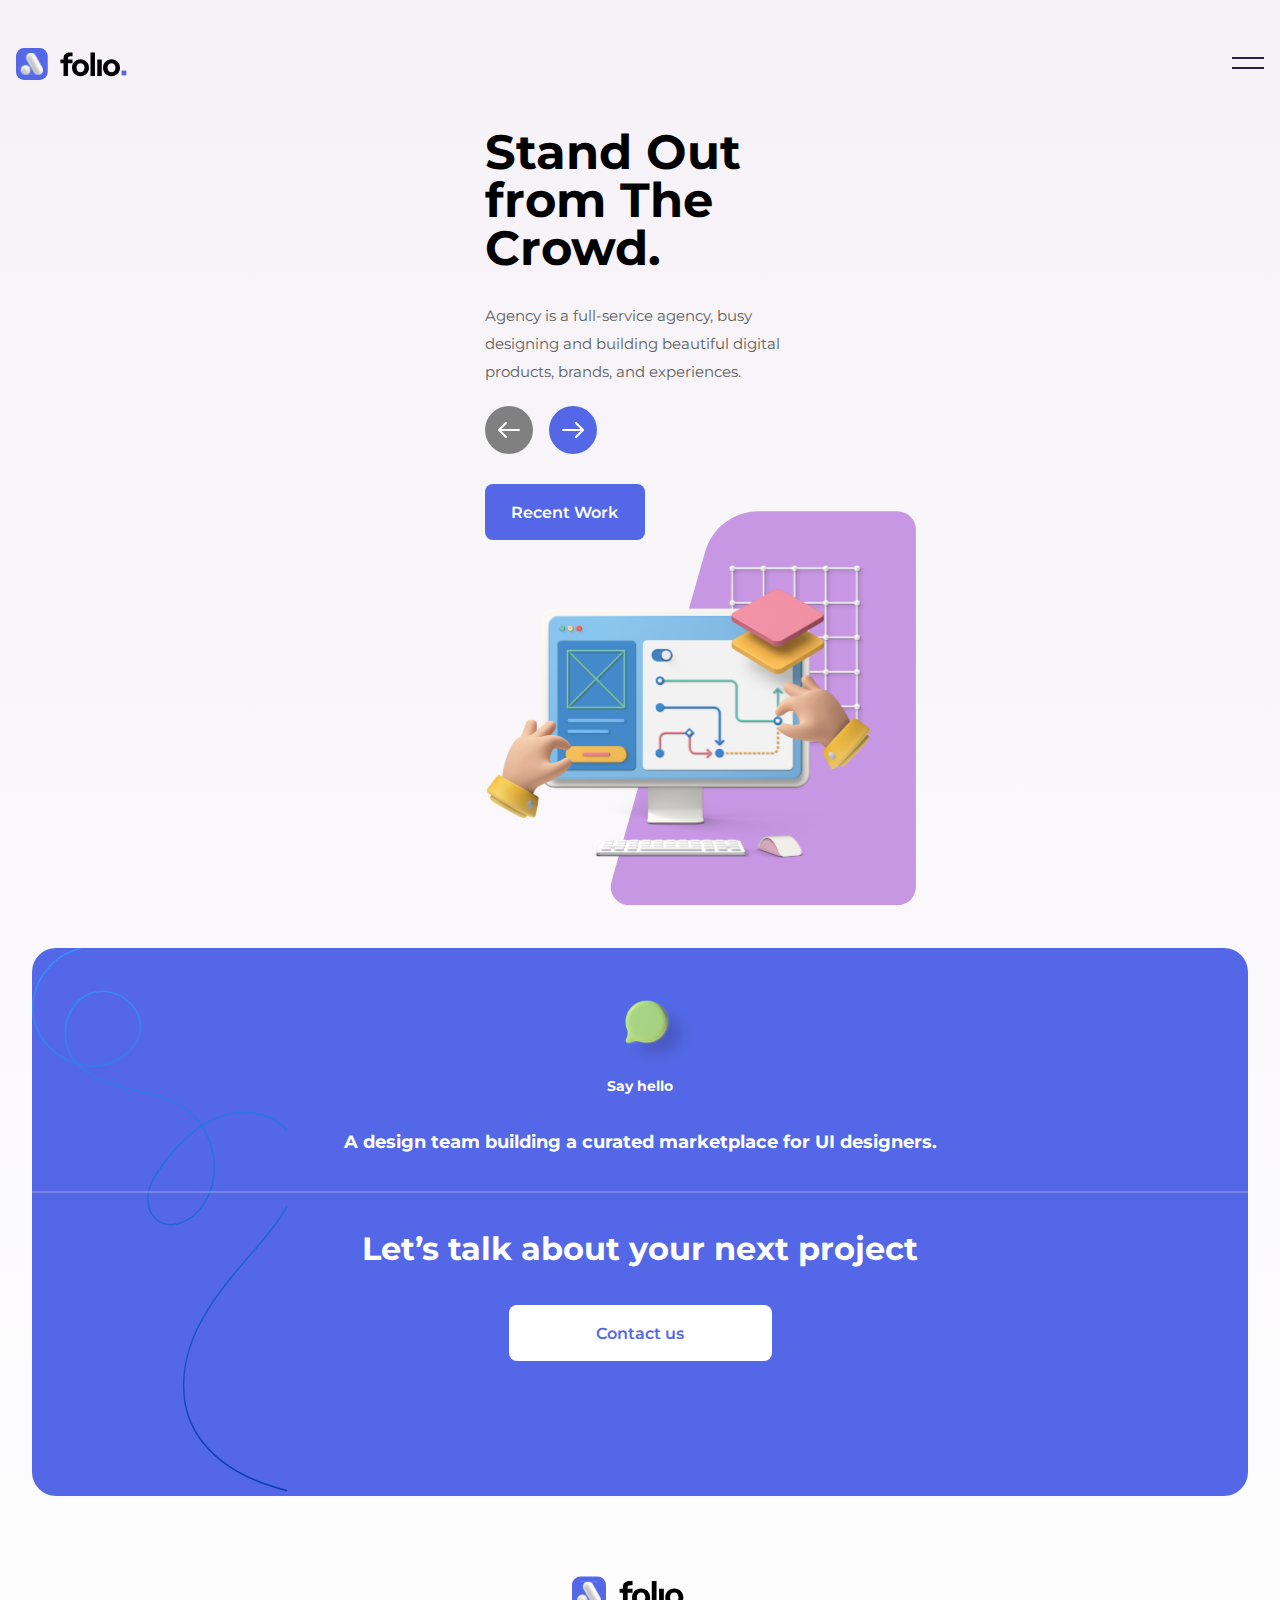
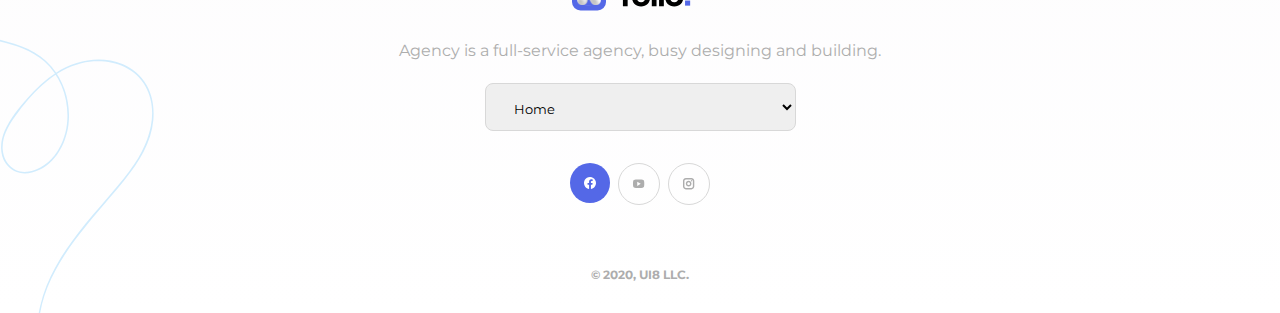
<file: index.html>
<!DOCTYPE html>
<html lang="pt">
<head>
    <meta charset="UTF-8">
    <meta http-equiv="X-UA-Compatible" content="IE=edge">
    <meta name="viewport" content="width=device-width, initial-scale=1.0">

<!-- Fonte -->
    <link rel="preconnect" href="https://fonts.googleapis.com">
    <link rel="preconnect" href="https://fonts.gstatic.com" crossorigin>
    <link href="https://fonts.googleapis.com/css2?family=Montserrat&display=swap" rel="stylesheet">

<!-- Linkando style.css e reset.css -->
    <link rel="stylesheet" href="styles/style.css">
    <link rel="stylesheet" href="/styles/abstract/reset.css">

    <title>Folio Agency - Home</title>
</head>
<body>
    <header class="cabecalho">
        <img src="./assets/logo-marca.svg" alt="Logo-marca" class="cabecalho-logo">
        <button class="cabecalho-navbar"><img src="./assets/icone-navbar.svg" alt="Navbar"></button>
        <nav class="menu-lateral">
            <div class="cabecalho_menu-lateral">
                <img class="logo_menu-lateral" src="/assets/logo_menu-lateral.svg" alt="Logo marca">
                <button class="exit_menu-lateral"><img src="/assets/exit-menu_lateral.svg" alt= 'Menu lateral'></button>
            </div>
            <div class="links_menu-lateral">
                <a href="/styles/pages/screen_work/page_work.html" >Work</a>
                <a href="/styles/pages/screen_who-we-are/page.html">About</a>
                <a href="/styles/pages/screen_service/page.html">Services</a>
                <a href="/styles/pages/screen_case-study/screen_jobs/page-jobs.html">Jobs</a>
            </div>
            <div class="redes-sociais_menu-lateral">
                <a class="facebook" href="https://pt-br.facebook.com/"><img src="/assets/logo-facebook.svg" alt="Facebook"></a>
                <a class="youtube" href="https://www.youtube.com/"><img src="/assets/logo-youtube.svg" alt="Youtube"></a>
                <a class="instagram" href="https://www.instagram.com/"><img src="/assets/logo-instagram.svg" alt="Instagram"></a>
            </div>
        </nav>
    </header>
    <section class="home-container">
        <div class="texto-descricao">
            <h1>Stand Out<br> from The <br>Crowd.</h1>
            <p>Agency is a full-service agency, busy<br> designing and building beautiful digital<br> products, brands, and experiences.</p>
            <div class="design-container_buttons">
                <a class="button-left">
                    <img src="/assets/arrow-left.svg" alt="Seta para direita">
                </a>
                <a href="/styles/pages/screen_who-we-are/page.html" class="button-right">
                    <img src="/assets/arrow-right.svg" alt="Seta para esquerda">
                </a>
            </div>
            <button class="button-screen_hero">Recent Work</button>
        </div>
        <div class="img-container1">
            <img class="img-home_container" src="assets/image-container1.svg" alt="Imagem">
        </div>
    </section>
    <footer class="rodape">
        <div class="contact-us">
            <img src="/assets/img-rodape.svg" alt="Imagem">
            <h4>Say hello</h4>
            <h3>A design team building a curated marketplace for UI designers.</h3>
            <div class="linha-footer"></div>
            <h2>Let’s talk about your next project</h2>
            <button>Contact us</button>
        </div>
        <div class="navegacao-footer">
            <img src="/assets/logo-marca.svg" alt="Logo marca">
            <p>Agency is a full-service agency, busy designing and building.</p>
            <select name="Navegação" class="navegacao">
                <option value="">Home</option>
                <option value="">About</option>
                <option value="">Services</option>
                <option value="">Jobs</option>
            </select>
            <div class="redes-sociais_footer">
                <a class="facebook" href="https://pt-br.facebook.com/"><img src="/assets/logo-facebook.svg" alt="Facebook"></a>
                <a class="youtube" href="https://www.youtube.com/"><img src="/assets/logo-youtube.svg" alt="Youtube"></a>
                <a class="instagram" href="https://www.instagram.com/"><img src="/assets/logo-instagram.svg" alt="Instagram"></a>
            </div>
            <h4>© 2020, UI8 LLC.</h4>
        </div>
    </footer>
    <script src="/index.js"></script>
</body>
</html>
</file>
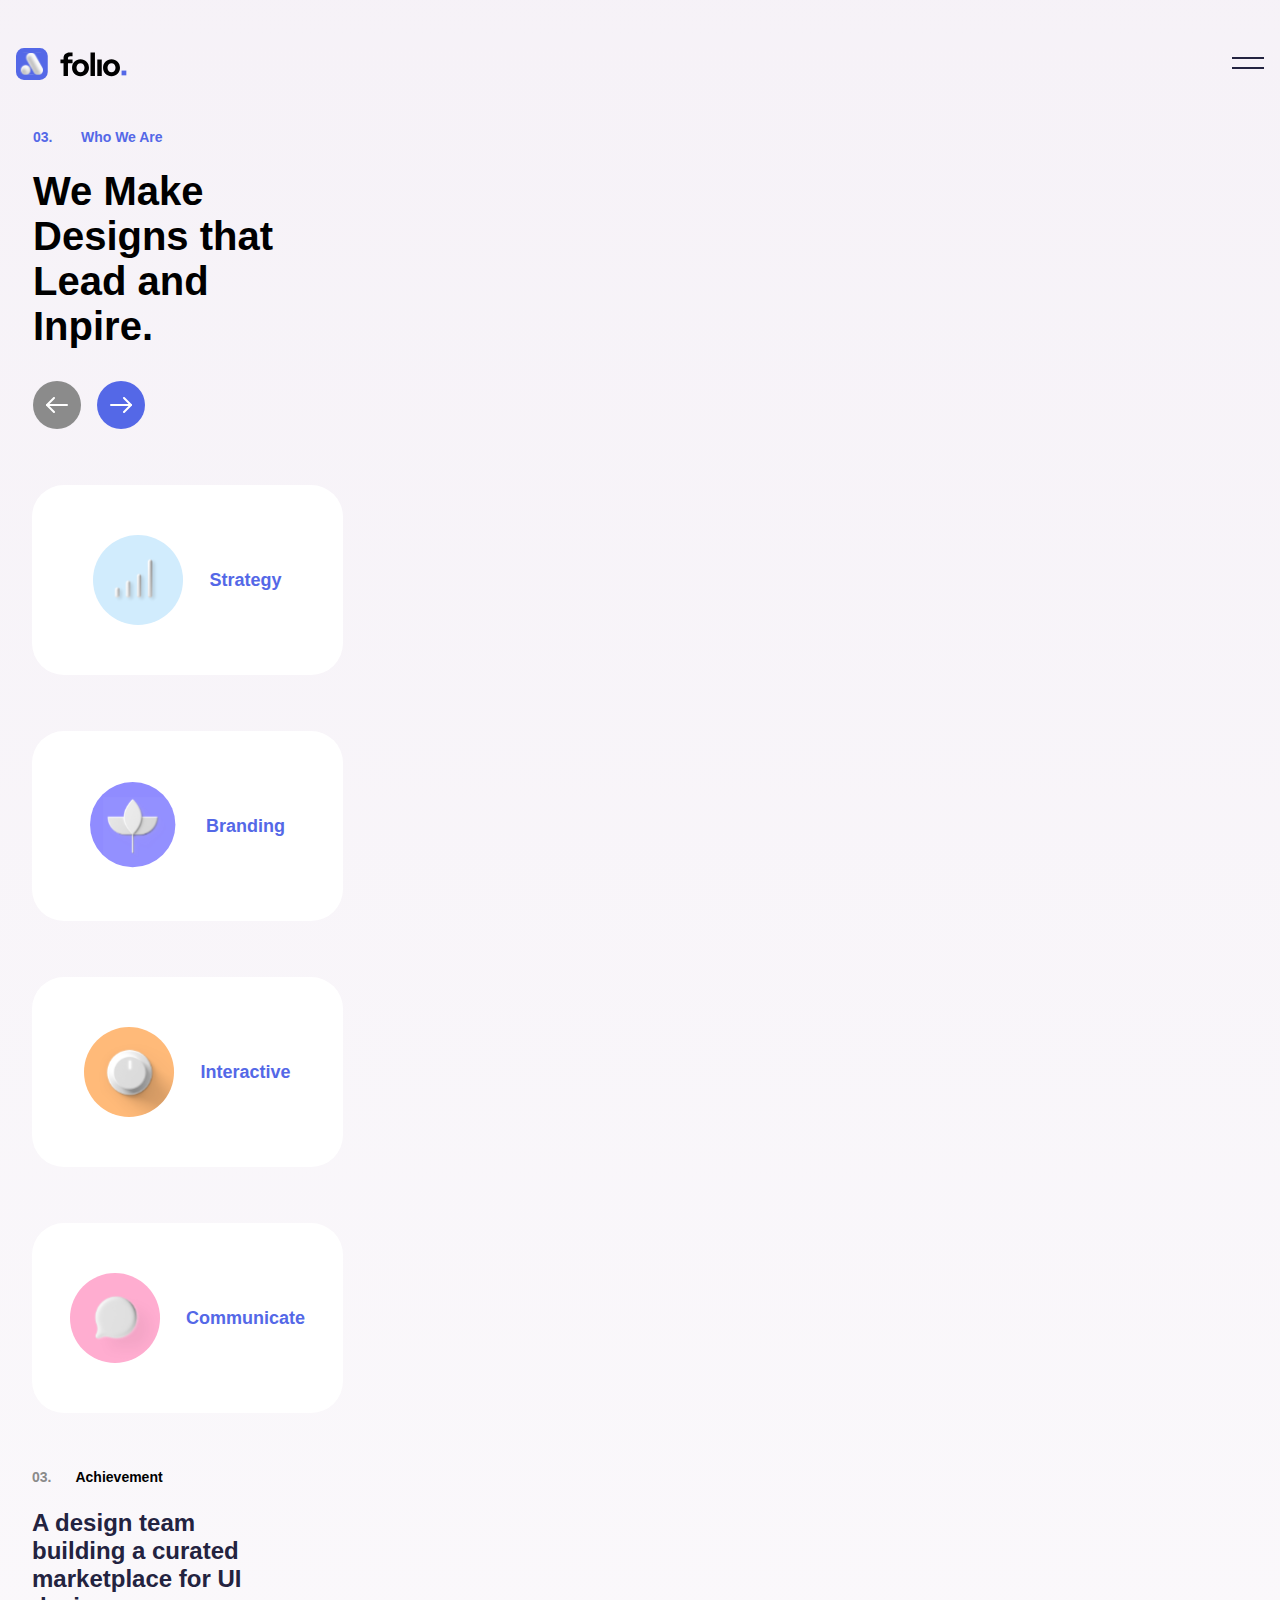
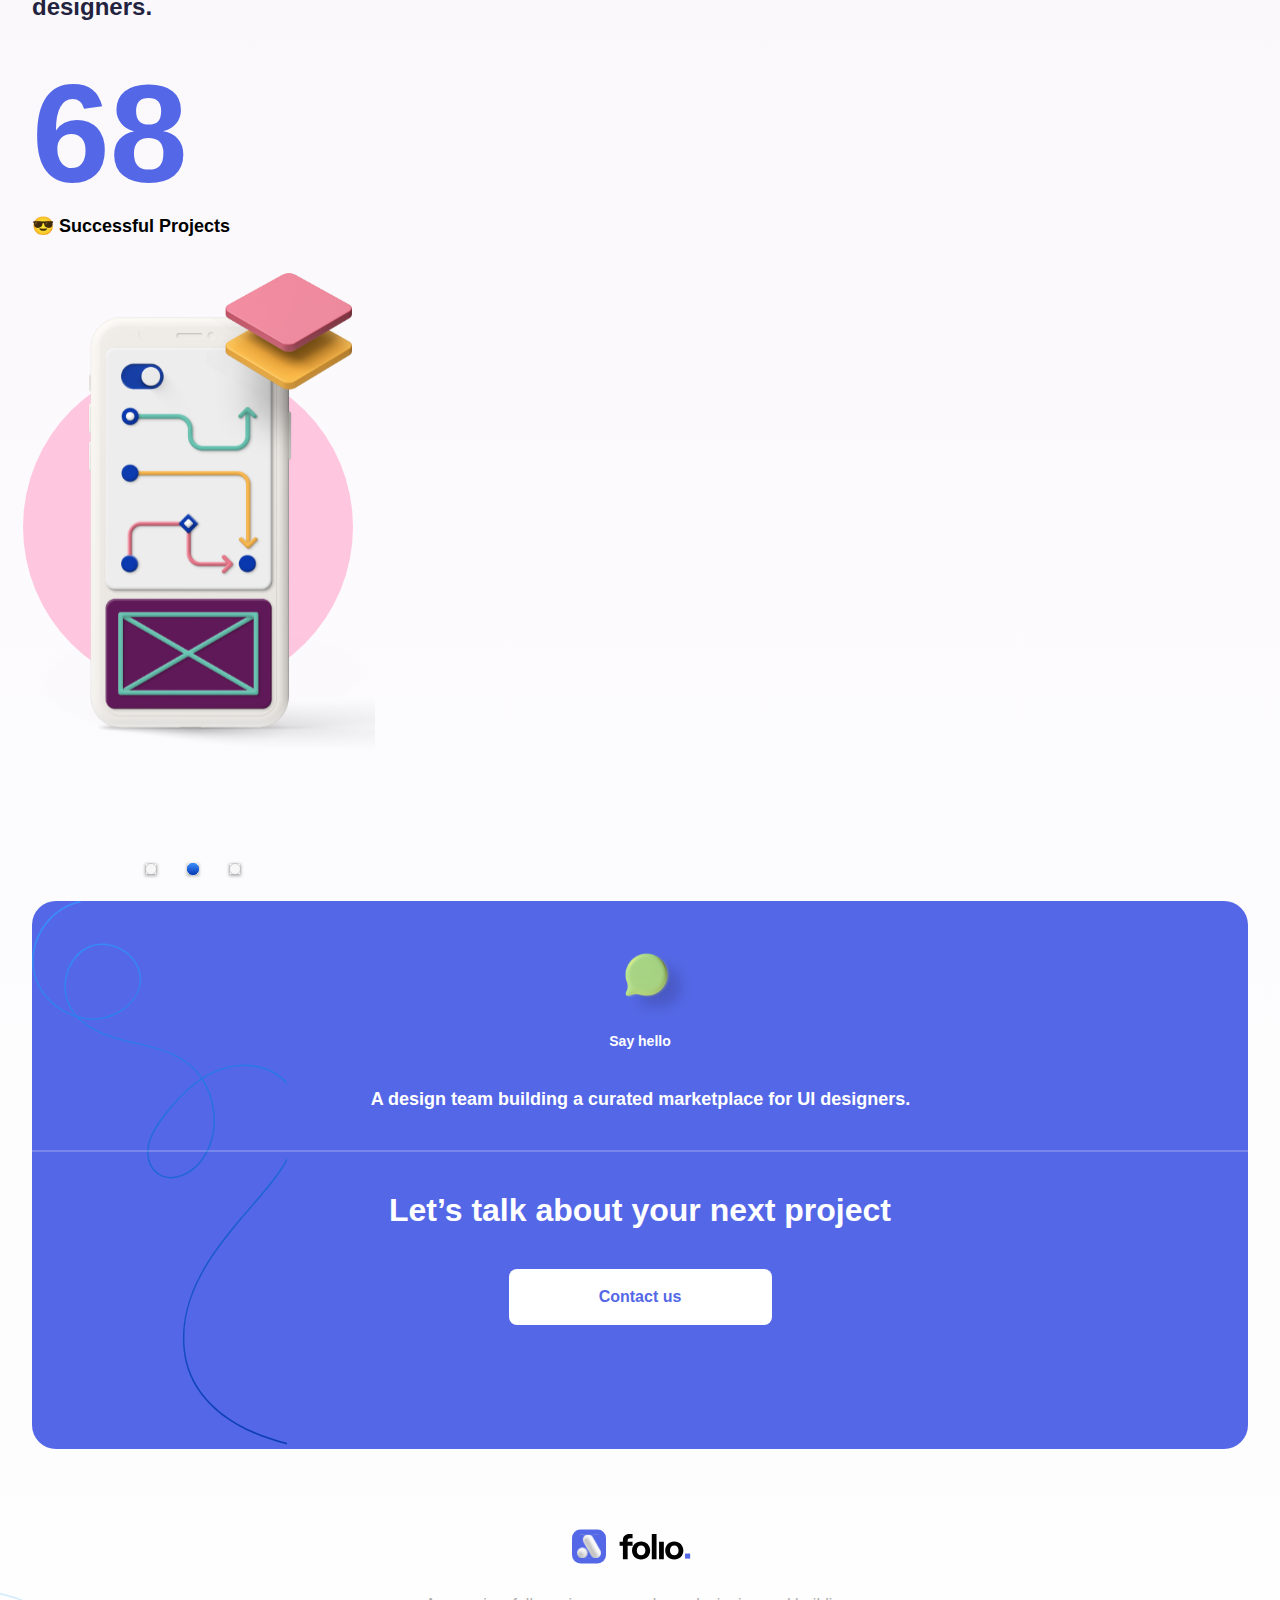
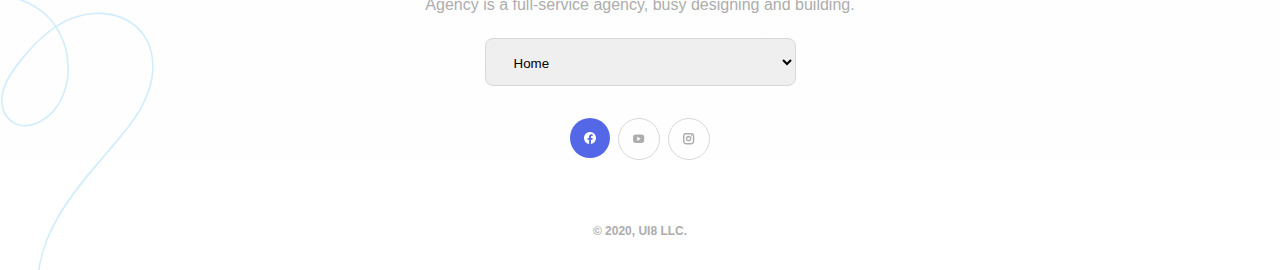
<file: styles/pages/screen_service/page.html>
<!DOCTYPE html>
<html lang="en">
<head>
    <meta charset="UTF-8">
    <meta http-equiv="X-UA-Compatible" content="IE=edge">
    <meta name="viewport" content="width=device-width, initial-scale=1.0">
    <title>Folio Agency - Services</title>

    <link rel="stylesheet" href="/styles/style.css">
</head>
<body>
    <header class="cabecalho_service">
        <img src="../../../assets/logo-marca.svg" alt="Logo-marca" class="cabecalho-logo">
        <button class="cabecalho-navbar"><img src="../../../assets/icone-navbar.svg" alt="Navbar"></button>
        <nav class="menu-lateral">
            <div class="cabecalho_menu-lateral">
                <img class="logo_menu-lateral" src="/assets/logo_menu-lateral.svg" alt="Logo marca">
                <button class="exit_menu-lateral"><img src="/assets/exit-menu_lateral.svg" alt= 'Menu lateral'></button>
            </div>
            <div class="links_menu-lateral">
                <a href="/styles/pages/screen_work/page_work.html" >Work</a>
                <a href="/styles/pages/screen_who-we-are/page.html">About</a>
                <a href="/styles/pages/screen_service/page.html">Services</a>
                <a href="/styles/pages/screen_case-study/screen_jobs/page-jobs.html">Jobs</a>
            </div>
            <div class="redes-sociais_menu-lateral">
                <a class="facebook" href="https://pt-br.facebook.com/"><img src="/assets/logo-facebook.svg" alt="Facebook"></a>
                <a class="youtube" href="https://www.youtube.com/"><img src="/assets/logo-youtube.svg" alt="Youtube"></a>
                <a class="instagram" href="https://www.instagram.com/"><img src="/assets/logo-instagram.svg" alt="Instagram"></a>
            </div>
        </nav>
    </header>
    <section class="design-container_service">
        <div class="design-container_conteudo">
            <h5 class="design-container_numeracao_service">03.</h4>
            <h4 class="design-container_semi-titulo_service">Who We Are</h4>
            <h1 class="design-container_titulo">We Make<br> Designs that<br> Lead and <br>Inpire.</h1>
            <div class="design-container_buttons">
                <a href="/index.html" class="design-container_navigator1"><img src="/assets/arrow-left.svg" alt="Seta para direita"></a>
                <a href="/styles/pages/screen_case-study/screen_jobs/page-jobs.html" class="design-container_navigator2"><img src="/assets/arrow-right.svg" alt="Seta para esquerda"></a>
            </div>
        </div>
        <div class="cards">
            <div class="card_style">
                <img src="/assets/icon-strategy.svg" alt="Icone Strategy">
                <h1>Strategy</h1>
            </div>
            <div class="card_style">
                <img src="/assets/icon-branding.svg" alt="Icone Branding">
                <h1>Branding</h1>
            </div>
            <div class="card_style">
                <img src="/assets/icon-interactive.svg" alt="Icone Interactive">
                <h1>Interactive</h1>
            </div>
            <div class="card_style">
                <img src="/assets/icon-communicate.svg" alt="Icone Communicate">
                <h1>Communicate</h1>
            </div>
        </div>
    </section>
    <section class="achievement-container">
        <div class="achievement-container_conteudo">
            <div class="semi-titulo">
                <h4 class="num_semi-titulo">03.</h4>
                <h4>Achievement</h4>
            </div>
            <h1 class="titulo">A design team<br>building a curated<br> marketplace for UI<br> designers.</h1>
            <h1 class="numeracao">68</h1>
            <h2 class="mensagem">😎 Successful Projects</h2>
        </div>
        <div class="slide">
            <img src="/assets/img-achievement.svg" alt="Imagem">
            <div class="radios">
                <input type="radio" name="theradio" disabled>
                <input type="radio" name="theradio" checked>
                <input type="radio" name="theradio" disabled>
            </div>
        </div>
    </section>
    <footer class="rodape">
        <div class="contact-us">
            <img src="/assets/img-rodape.svg" alt="Imagem">
            <h4>Say hello</h4>
            <h3>A design team building a curated marketplace for UI designers.</h3>
            <div class="linha-footer"></div>
            <h2>Let’s talk about your next project</h2>
            <button>Contact us</button>
        </div>
        <div class="navegacao-footer">
            <img src="/assets/logo-marca.svg" alt="Logo marca">
            <p>Agency is a full-service agency, busy designing and building.</p>
            <select name="Navegação" class="navegacao">
                <option value="">Home</option>
                <option value="">About</option>
                <option value="">Services</option>
                <option value="">Jobs</option>
            </select>
            <div class="redes-sociais_footer">
                <a class="facebook" href="https://pt-br.facebook.com/"><img src="/assets/logo-facebook.svg" alt="Facebook"></a>
                <a class="youtube" href="https://www.youtube.com/"><img src="/assets/logo-youtube.svg" alt="Youtube"></a>
                <a class="instagram" href="https://www.instagram.com/"><img src="/assets/logo-instagram.svg" alt="Instagram"></a>
            </div>
            <h4>© 2020, UI8 LLC.</h4>
        </div>
    </footer>
    <script src="../../../index.js"></script>
</body>
</html>
</file>
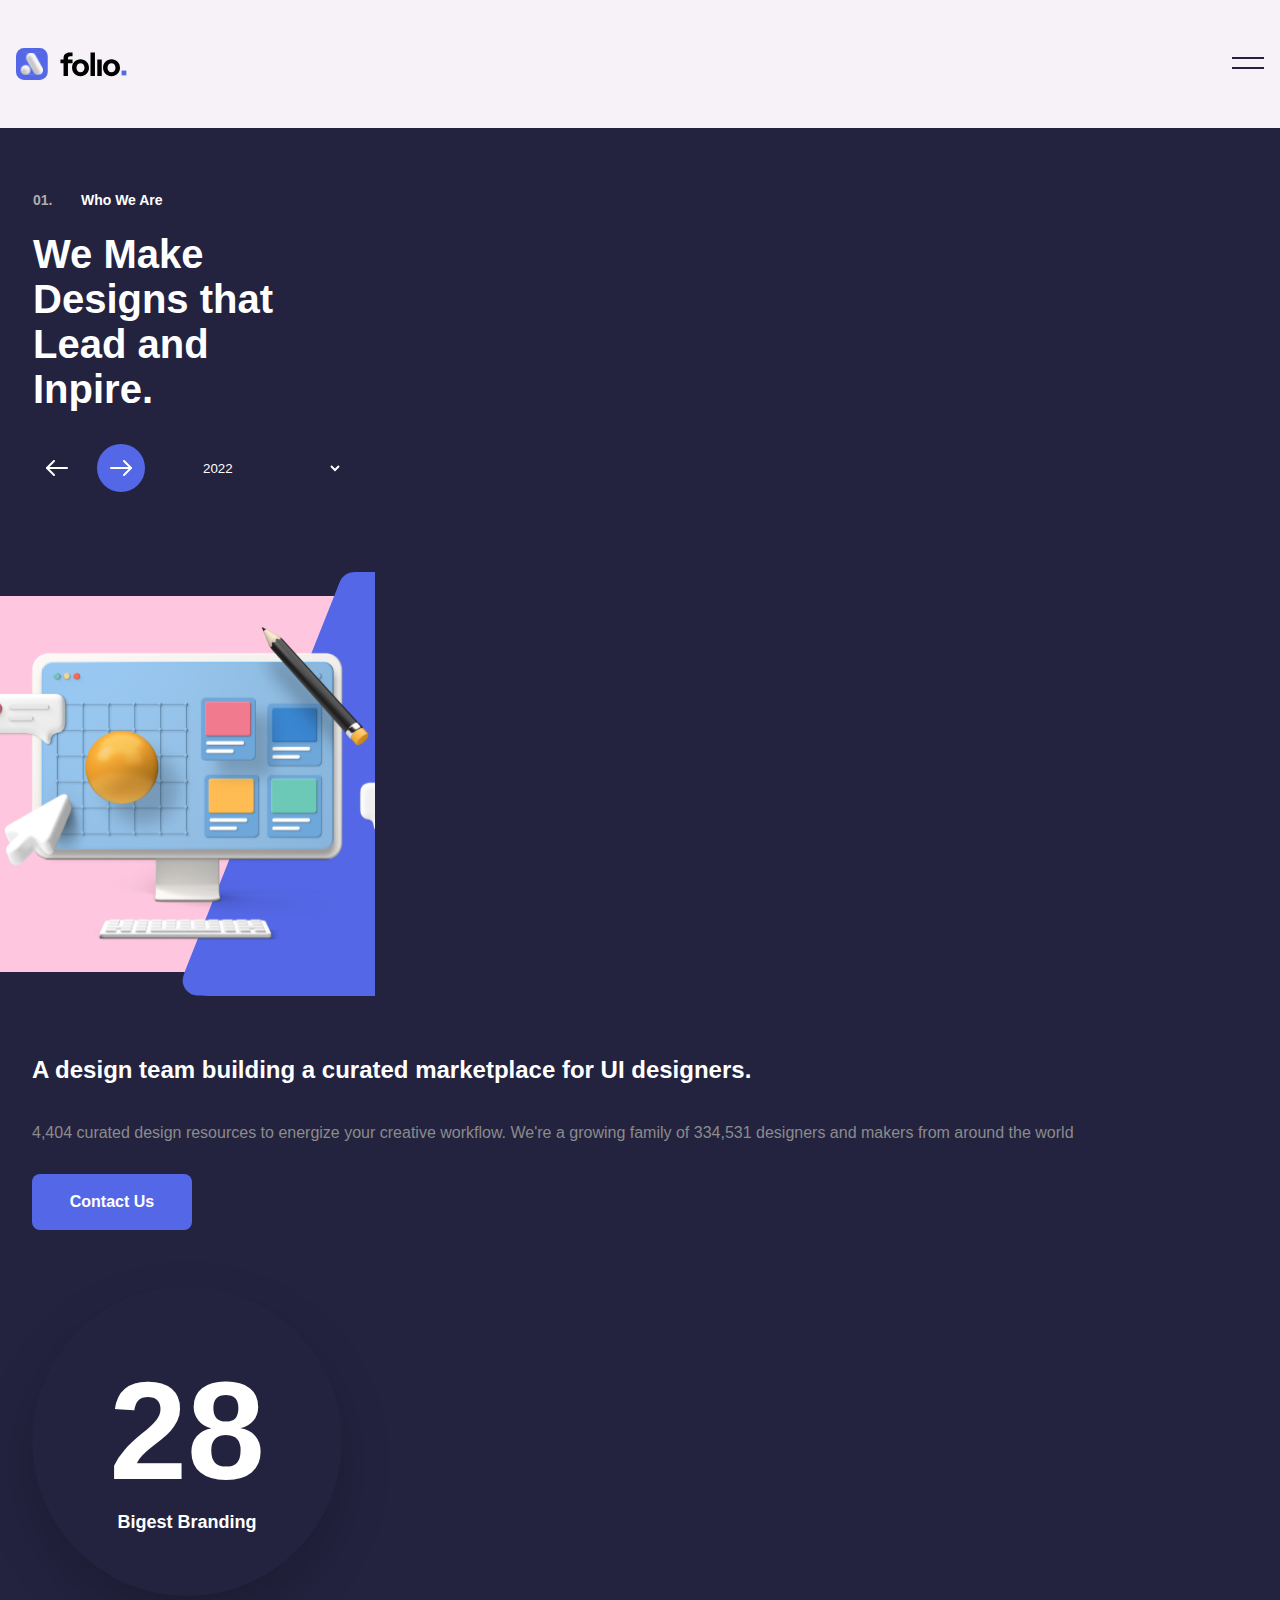
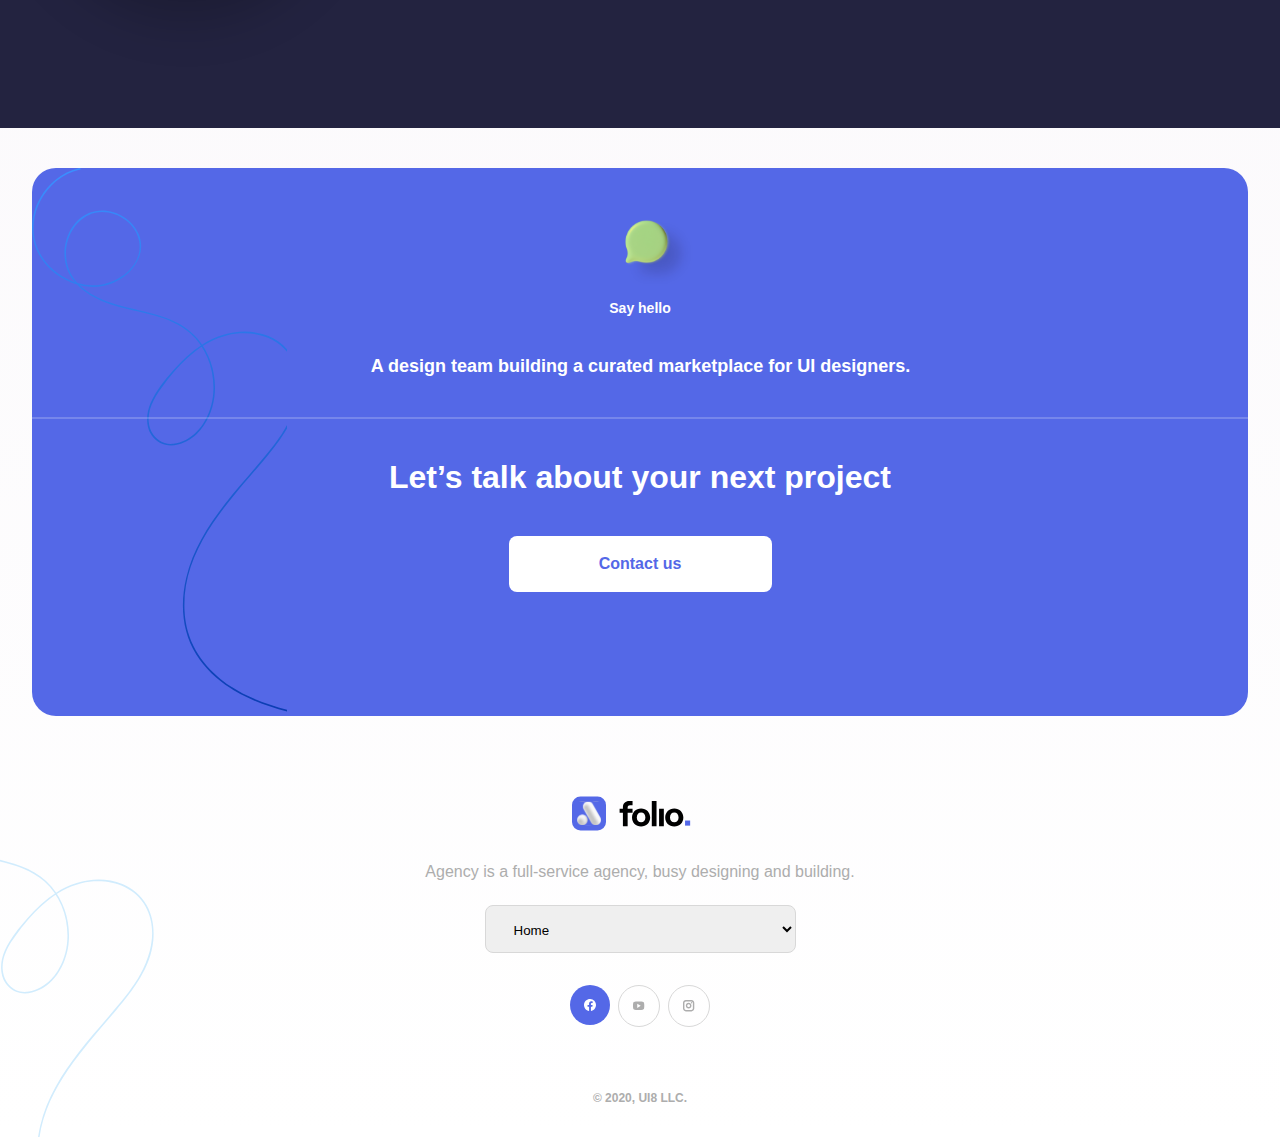
<file: styles/pages/screen_who-we-are/page.html>
<!DOCTYPE html>
<html lang="en">
<head>
    <meta charset="UTF-8">
    <meta http-equiv="X-UA-Compatible" content="IE=edge">
    <meta name="viewport" content="width=device-width, initial-scale=1.0">
    <title>Folio Agency - Whe Wo Are</title>

    <link rel="stylesheet" href="/styles/style.css">
</head>
<body>
    <header class="cabecalho">
        <img src="../../../assets/logo-marca.svg" alt="Logo-marca" class="cabecalho-logo">
        <button class="cabecalho-navbar"><img src="../../../assets/icone-navbar.svg" alt="Navbar"></button>
        <nav class="menu-lateral">
            <div class="cabecalho_menu-lateral">
                <img class="logo_menu-lateral" src="/assets/logo_menu-lateral.svg" alt="Logo marca">
                <button class="exit_menu-lateral"><img src="/assets/exit-menu_lateral.svg" alt= 'Menu lateral'></button>
            </div>
            <div class="links_menu-lateral">
                <a href="/styles/pages/screen_work/page_work.html" >Work</a>
                <a href="/styles/pages/screen_who-we-are/page.html">About</a>
                <a href="/styles/pages/screen_service/page.html">Services</a>
                <a href="/styles/pages/screen_case-study/screen_jobs/page-jobs.html">Jobs</a>
            </div>
            <div class="redes-sociais_menu-lateral">
                <a class="facebook" href="https://pt-br.facebook.com/"><img src="/assets/logo-facebook.svg" alt="Facebook"></a>
                <a class="youtube" href="https://www.youtube.com/"><img src="/assets/logo-youtube.svg" alt="Youtube"></a>
                <a class="instagram" href="https://www.instagram.com/"><img src="/assets/logo-instagram.svg" alt="Instagram"></a>
            </div>
        </nav>
    </header>
    <section class="design-container">
        <div class="design-container_conteudo">
            <h5 class="design-container_numeracao">01.</h4>
            <h4 class="design-container_semi-titulo">Who We Are</h4>
            <h1 class="design-container_titulo">We Make<br> Designs that<br> Lead and <br>Inpire.</h1>
            <div class="design-container_buttons">
                <a href="/index.html" class="design-container_navigator1"><img src="/assets/arrow-left.svg" alt="Seta para direita"></a>
                <a href="/styles/pages/screen_service/page.html" class="design-container_navigator2"><img src="/assets/arrow-right.svg" alt="Seta para esquerda"></a>
                <select name="Data" id="design-container_navdata">
                    <option class="design-container_data">2022</option>
                    <option class="design-container_data">2021</option>
                </select>
            </div>
        </div>
        <div class="img-container2">
            <img src="/assets/img-container2.svg" alt="Imagem decorativa">
        </div>
        <div class="design-team">
            <h2 class="design-team_titulo">A design team building a curated marketplace for UI designers.</h2>
            <p class="design-team_paragrafo">4,404 curated design resources to energize your creative workflow.
                We're a growing family of 334,531 designers and makers from around the world
            </p>
            <button class="button-screen_hero">Contact Us</button>
        </div>
        <div class="numeracao-record_screen-hero">
            <h1>28</h1>
            <h2>Bigest Branding</h2>
        </div>
    </section>
    <footer class="rodape">
        <div class="contact-us">
            <img src="/assets/img-rodape.svg" alt="Imagem">
            <h4>Say hello</h4>
            <h3>A design team building a curated marketplace for UI designers.</h3>
            <div class="linha-footer"></div>
            <h2>Let’s talk about your next project</h2>
            <button>Contact us</button>
        </div>
        <div class="navegacao-footer">
            <img src="/assets/logo-marca.svg" alt="Logo marca">
            <p>Agency is a full-service agency, busy designing and building.</p>
            <select name="Navegação" class="navegacao">
                <option value="">Home</option>
                <option value="">About</option>
                <option value="">Services</option>
                <option value="">Jobs</option>
            </select>
            <div class="redes-sociais_footer">
                <a class="facebook" href="https://pt-br.facebook.com/"><img src="/assets/logo-facebook.svg" alt="Facebook"></a>
                <a class="youtube" href="https://www.youtube.com/"><img src="/assets/logo-youtube.svg" alt="Youtube"></a>
                <a class="instagram" href="https://www.instagram.com/"><img src="/assets/logo-instagram.svg" alt="Instagram"></a>
            </div>
            <h4>© 2020, UI8 LLC.</h4>
        </div>
</footer>
<script src="../../../index.js"></script>
</body>
</html>
</file>
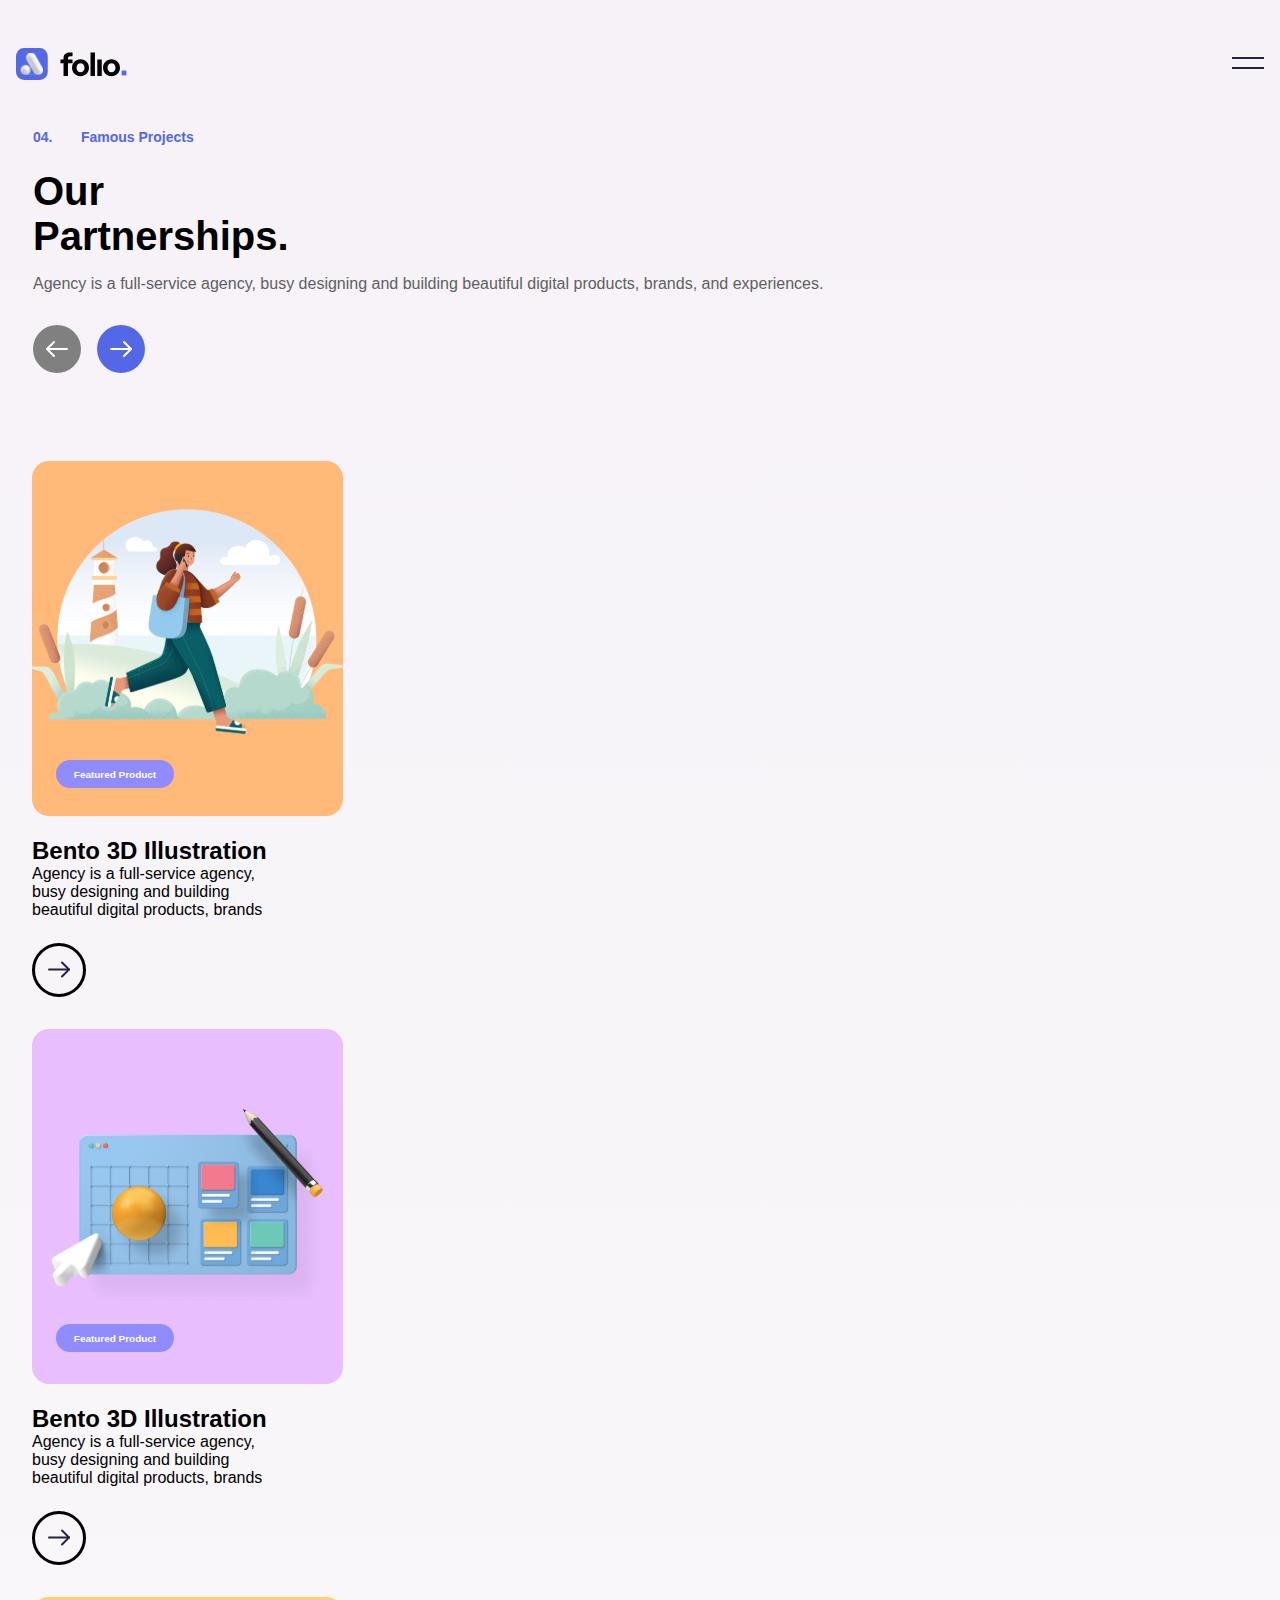
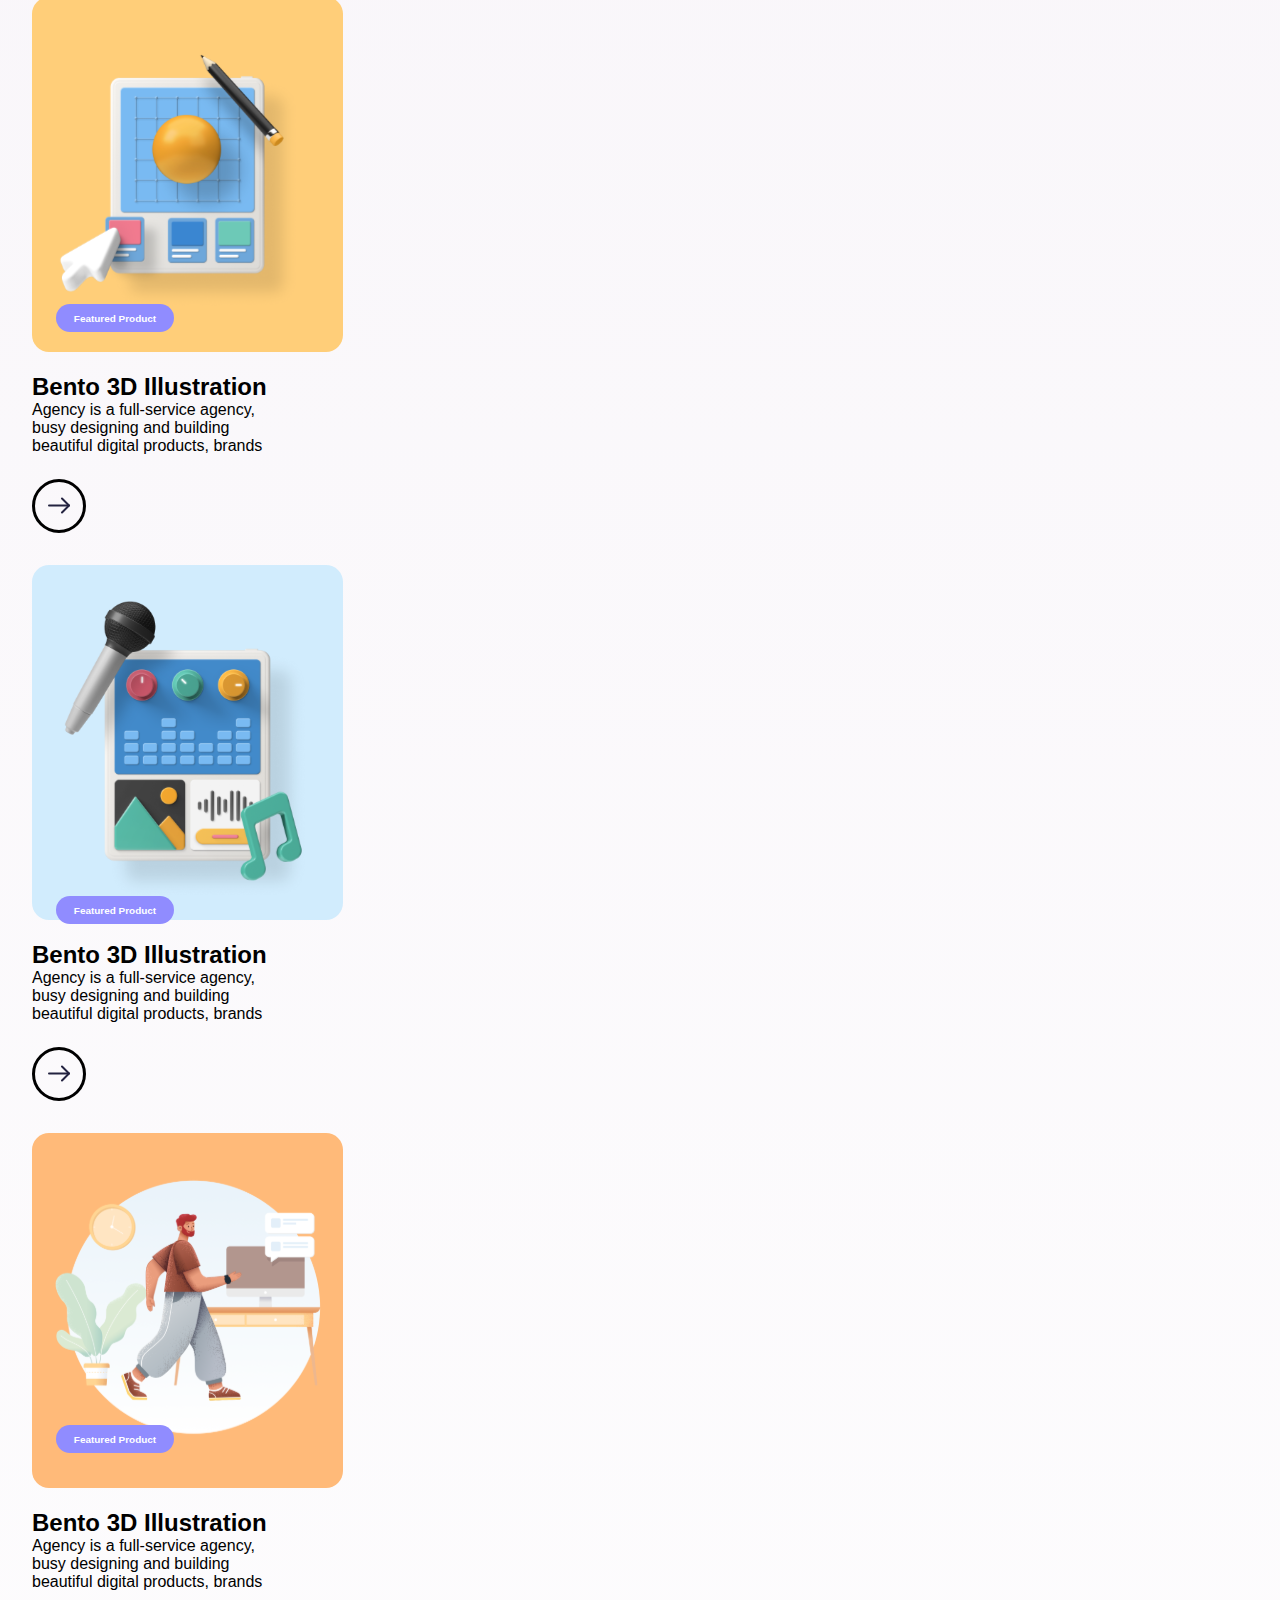
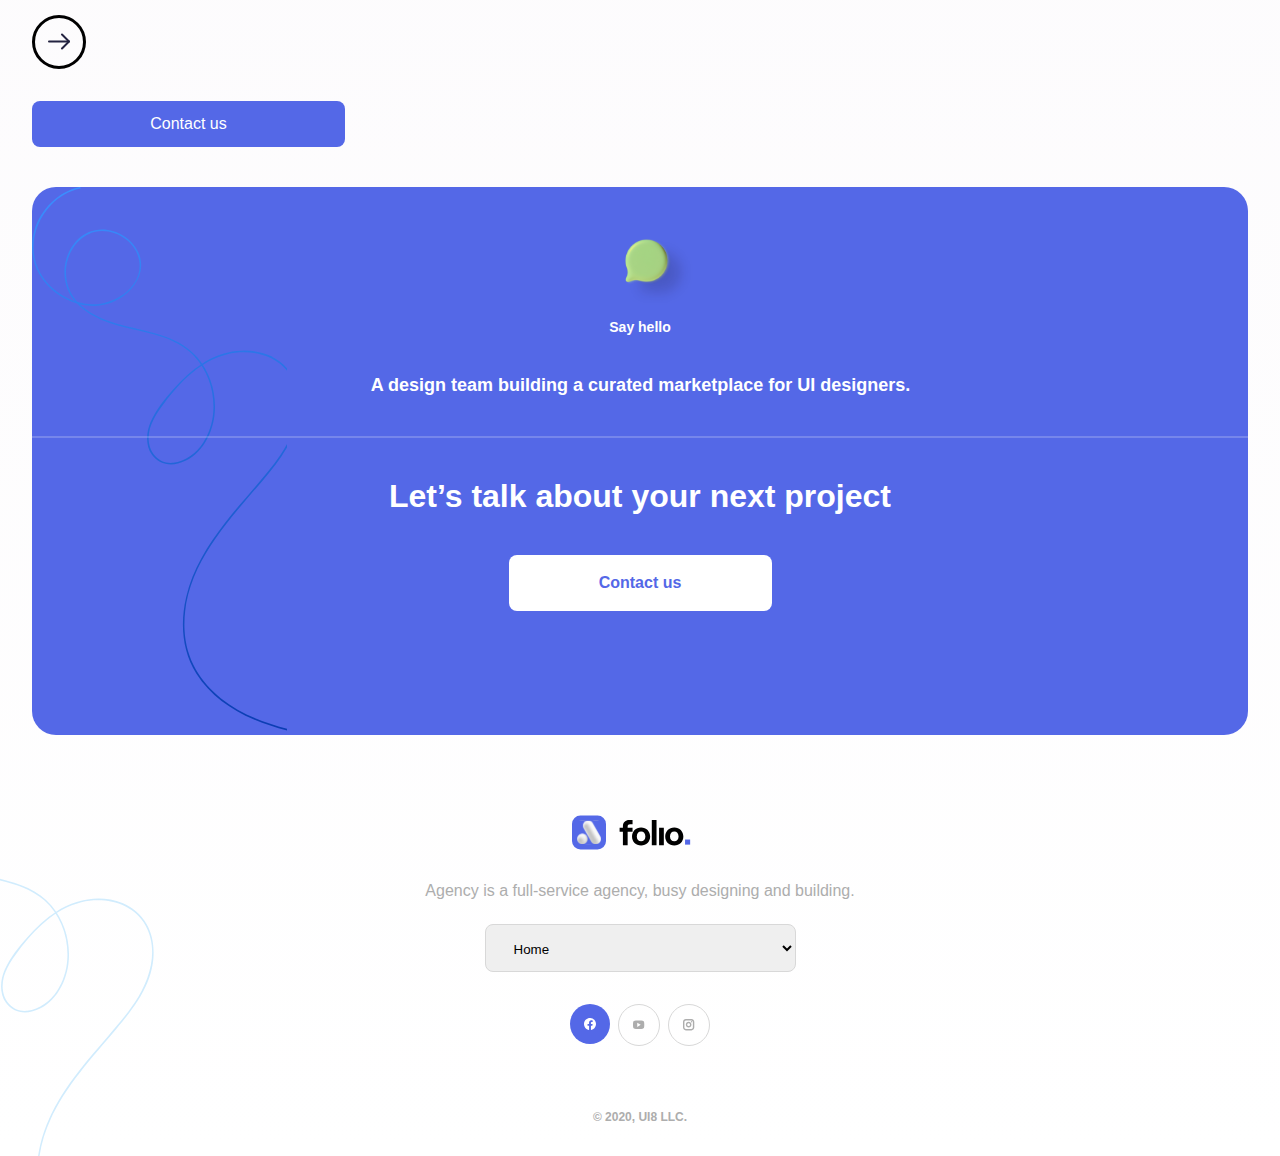
<file: styles/pages/screen_work/page_work.html>
<!DOCTYPE html>
<html lang="en">
<head>
    <meta charset="UTF-8">
    <meta http-equiv="X-UA-Compatible" content="IE=edge">
    <meta name="viewport" content="width=device-width, initial-scale=1.0">
    <title>Folio Agency - Work</title>

    <link rel="stylesheet" href="/styles/style.css">
</head>
<body>
    <header class="cabecalho_service">
        <img src="../../../assets/logo-marca.svg" alt="Logo-marca" class="cabecalho-logo">
        <button class="cabecalho-navbar"><img src="../../../assets/icone-navbar.svg" alt="Navbar"></button>
        <nav class="menu-lateral">
            <div class="cabecalho_menu-lateral">
                <img class="logo_menu-lateral" src="/assets/logo_menu-lateral.svg" alt="Logo marca">
                <button class="exit_menu-lateral"><img src="/assets/exit-menu_lateral.svg" alt= 'Menu lateral'></button>
            </div>
            <div class="links_menu-lateral">
                <a href="/styles/pages/screen_work/page_work.html" >Work</a>
                <a href="/styles/pages/screen_who-we-are/page.html">About</a>
                <a href="/styles/pages/screen_service/page.html">Services</a>
                <a href="/styles/pages/screen_case-study/screen_jobs/page-jobs.html">Jobs</a>
            </div>
            <div class="redes-sociais_menu-lateral">
                <a class="facebook" href="https://pt-br.facebook.com/"><img src="/assets/logo-facebook.svg" alt="Facebook"></a>
                <a class="youtube" href="https://www.youtube.com/"><img src="/assets/logo-youtube.svg" alt="Youtube"></a>
                <a class="instagram" href="https://www.instagram.com/"><img src="/assets/logo-instagram.svg" alt="Instagram"></a>
            </div>
        </nav>
    </header>
    <main>
        <section class="home-work">
                <div class="design-container_conteudo">
                    <h5 class="design-container_numeracao_service">04.</h4>
                    <h4 class="design-container_semi-titulo_service">Famous Projects</h4>
                    <h1 class="design-container_titulo">Our<br>Partnerships.</h1>
                    <p>Agency is a full-service agency, busy designing and building beautiful digital products, brands, and experiences.</p>
                    <div class="design-container_buttons">
                        <a href="/index.html" class="design-container_navigator1"><img src="/assets/arrow-left.svg" alt="Seta para direita"></a>
                        <a href="/styles/pages/screen_who-we-are/page.html" class="design-container_navigator2"><img src="/assets/arrow-right.svg" alt="Seta para esquerda"></a>
                    </div>
                </div>
                <div class="cards-work">
                    <div class="card-work">
                        <div class="background-container">
                            <div class="img-container"> 
                                <img src="/assets/img-work_1.svg" alt="">
                            </div>
                            <button class="button-card" href="">Featured Product</button>
                        </div>
                        <div class="texto-card">
                            <h1>Bento 3D Illustration</h1>
                            <p>Agency is a full-service agency,<br> busy designing and building<br> beautiful digital products, brands</p>
                            <div class="button-card">
                                <a href=""><img src="/assets/seta-work.svg" alt="Seta para esquerda"></a>
                            </div>
                        </div>
                    </div>
                    <div class="card-work">
                        <div class="background-container" style="background-color: #E8BEFF;">
                            <div class="img-container"> 
                                <img src="/assets/img-work_2.svg" alt="">
                            </div>
                            <button class="button-card" href="">Featured Product</button>
                        </div>
                        <div class="texto-card">
                            <h1>Bento 3D Illustration</h1>
                            <p>Agency is a full-service agency,<br> busy designing and building<br> beautiful digital products, brands</p>
                            <div class="button-card">
                                <a href=""><img src="/assets/seta-work.svg" alt="Seta para esquerda"></a>
                            </div>
                        </div>
                    </div>
                    <div class="card-work">
                        <div class="background-container" style="background-color: #FFCE79;">
                            <div class="img-container"> 
                                <img src="/assets/img-work_3.svg" alt="">
                            </div>
                            <button class="button-card" href="">Featured Product</button>
                        </div>
                        <div class="texto-card">
                            <h1>Bento 3D Illustration</h1>
                            <p>Agency is a full-service agency,<br> busy designing and building<br> beautiful digital products, brands</p>
                            <div class="button-card">
                                <a href=""><img src="/assets/seta-work.svg" alt="Seta para esquerda"></a>
                            </div>
                        </div>
                    </div>
                    <div class="card-work">
                        <div class="background-container" style="background-color: #D1ECFD;">
                            <div class="img-container"> 
                                <img src="/assets/img-work_4.svg" alt="">
                            </div>
                            <button class="button-card" href="">Featured Product</button>
                        </div>
                        <div class="texto-card">
                            <h1>Bento 3D Illustration</h1>
                            <p>Agency is a full-service agency,<br> busy designing and building<br> beautiful digital products, brands</p>
                            <div class="button-card">
                                <a href=""><img src="/assets/seta-work.svg" alt="Seta para esquerda"></a>
                            </div>
                        </div>
                    </div>
                    <div class="card-work">
                        <div class="background-container" style="background-color:#FFBA79;">
                            <div class="img-container"> 
                                <img src="/assets/img-work_5.svg" alt="">
                            </div>
                            <button class="button-card" href="">Featured Product</button>
                        </div>
                        <div class="texto-card">
                            <h1>Bento 3D Illustration</h1>
                            <p>Agency is a full-service agency,<br> busy designing and building<br> beautiful digital products, brands</p>
                            <div class="button-card">
                                <a href=""><img src="/assets/seta-work.svg" alt="Seta para esquerda"></a>
                            </div>
                        </div>
                    </div>
                    <button class="button-contact-us">Contact us</button>
                </div>
        </section>
    </main>
    <footer class="rodape">
        <div class="contact-us">
            <img src="/assets/img-rodape.svg" alt="Imagem">
            <h4>Say hello</h4>
            <h3>A design team building a curated marketplace for UI designers.</h3>
            <div class="linha-footer"></div>
            <h2>Let’s talk about your next project</h2>
            <button>Contact us</button>
        </div>
        <div class="navegacao-footer">
            <img src="/assets/logo-marca.svg" alt="Logo marca">
            <p>Agency is a full-service agency, busy designing and building.</p>
            <select name="Navegação" class="navegacao">
                <option value="">Home</option>
                <option value="">About</option>
                <option value="">Services</option>
                <option value="">Jobs</option>
            </select>
            <div class="redes-sociais_footer">
                <a class="facebook" href="https://pt-br.facebook.com/"><img src="/assets/logo-facebook.svg" alt="Facebook"></a>
                <a class="youtube" href="https://www.youtube.com/"><img src="/assets/logo-youtube.svg" alt="Youtube"></a>
                <a class="instagram" href="https://www.instagram.com/"><img src="/assets/logo-instagram.svg" alt="Instagram"></a>
            </div>
            <h4>© 2020, UI8 LLC.</h4>
        </div>
    </footer>
    <script src="../../../index.js"></script>
</body>
</html>
</file>
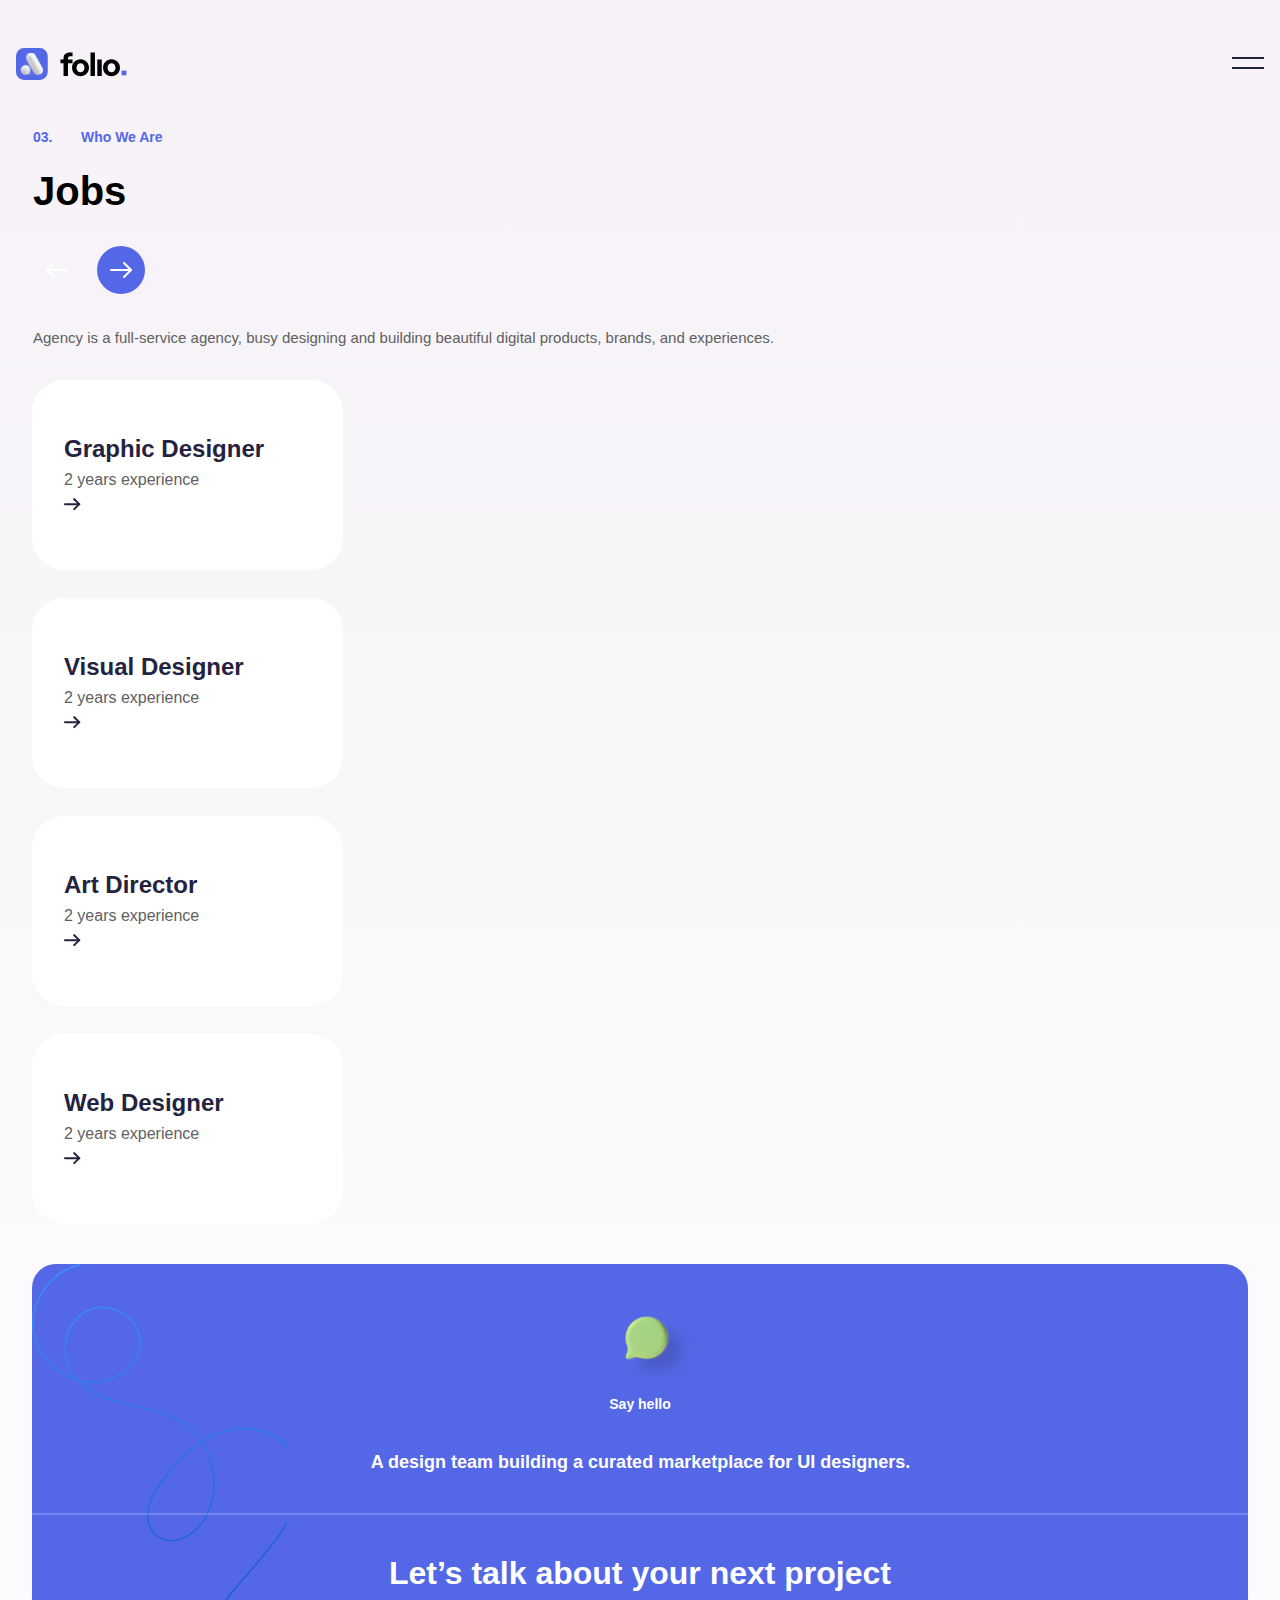
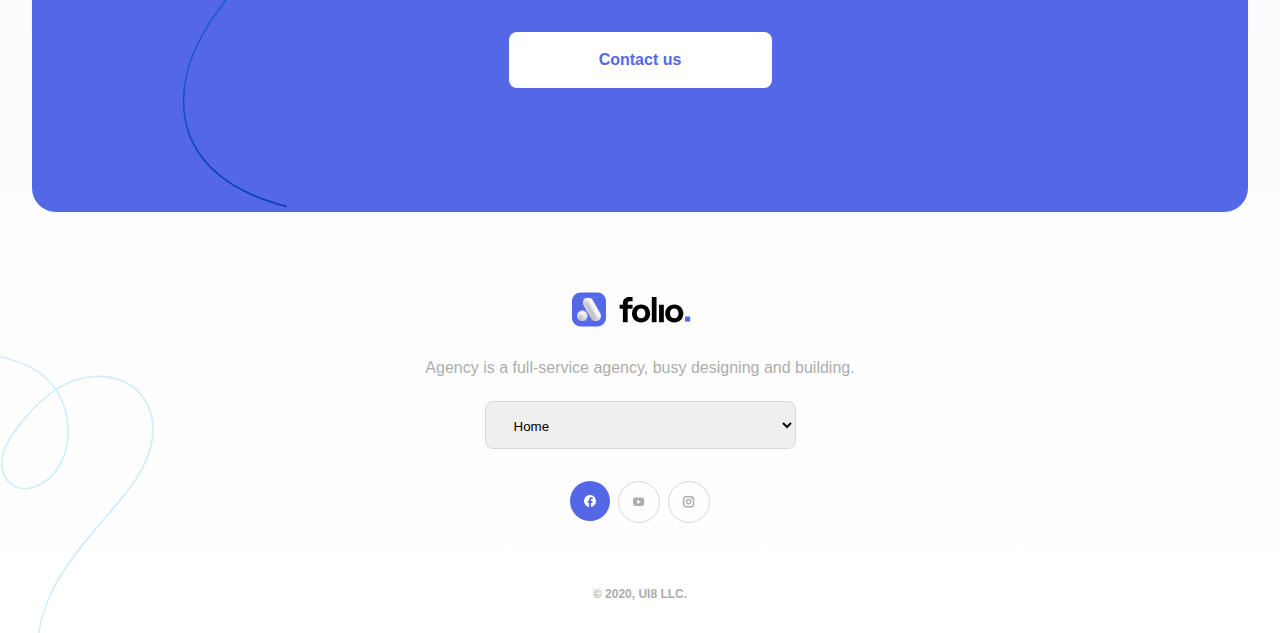
<file: styles/pages/screen_case-study/screen_jobs/page-jobs.html>
<!DOCTYPE html>
<html lang="en">
<head>
    <meta charset="UTF-8">
    <meta http-equiv="X-UA-Compatible" content="IE=edge">
    <meta name="viewport" content="width=device-width, initial-scale=1.0">
    <title>Folio Agency - Jobs</title>

    <link rel="stylesheet" href="/styles/style.css">
</head>
<body>
    <header class="cabecalho_service">
        <img src="/assets/logo-marca.svg" alt="Logo-marca" class="cabecalho-logo">
        <button class="cabecalho-navbar"><img src="/assets/icone-navbar.svg" alt="Navbar"></button>
        <nav class="menu-lateral">
            <div class="cabecalho_menu-lateral">
                <img class="logo_menu-lateral" src="/assets/logo_menu-lateral.svg" alt="Logo marca">
                <button class="exit_menu-lateral"><img src="/assets/exit-menu_lateral.svg" alt= 'Menu lateral'></button>
            </div>
            <div class="links_menu-lateral">
                <a href="/styles/pages/screen_work/page_work.html" >Work</a>
                <a href="/styles/pages/screen_who-we-are/page.html">About</a>
                <a href="/styles/pages/screen_service/page.html">Services</a>
                <a href="/styles/pages/screen_case-study/screen_jobs/page-jobs.html">Jobs</a>
            </div>
            <div class="redes-sociais_menu-lateral">
                <a class="facebook" href="https://pt-br.facebook.com/"><img src="/assets/logo-facebook.svg" alt="Facebook"></a>
                <a class="youtube" href="https://www.youtube.com/"><img src="/assets/logo-youtube.svg" alt="Youtube"></a>
                <a class="instagram" href="https://www.instagram.com/"><img src="/assets/logo-instagram.svg" alt="Instagram"></a>
            </div>
        </nav>
    </header>
    <main>
        <section class="jobs-container">
            <div class="jobs-container_conteudo">
                <h5 class="jobs-container_numeracao_service">03.</h4>
                <h4 class="jobs-container_semi-titulo_service">Who We Are</h4>
                <h1 class="jobs-container_titulo">Jobs</h1>
                <div class="jobs-container_buttons">
                    <a href="/index.html" class="jobs-container_navigator1"><img src="/assets/arrow-left.svg" alt="Seta para direita"></a>
                    <a href="../../screen_cta/page-cta.html" class="jobs-container_navigator2"><img src="/assets/arrow-right.svg" alt="Seta para esquerda"></a>
                </div>
                <p class="paragrafo-jobs">Agency is a full-service agency, busy designing and
                    building beautiful digital products, brands, and experiences.</p>
            </div>
            <div class="cards">
                <div class="card_style">
                    <h1>Graphic Designer</h1>
                    <h2>2 years experience</h2>
                    <a class="arrow-blue" href=""><img src="/assets/arrow-jobs-blue.svg" alt=""></a>
                    <a class="arrow-white" href=""><img src="/assets/arrow-jobs-white.svg" alt=""></a>
                </div>
                <div class="card_style">
                    <h1>Visual Designer</h1>
                    <h2>2 years experience</h2>
                    <a class="arrow-blue" href=""><img src="/assets/arrow-jobs-blue.svg" alt=""></a>
                    <a class="arrow-white" href=""><img src="/assets/arrow-jobs-white.svg" alt=""></a>
                </div>
                <div class="card_style">
                    <h1>Art Director</h1>
                    <h2>2 years experience</h2>
                    <a class="arrow-blue" href=""><img src="/assets/arrow-jobs-blue.svg" alt=""></a>
                    <a class="arrow-white" href=""><img src="/assets/arrow-jobs-white.svg" alt=""></a>
                </div>
                <div class="card_style">
                    <h1>Web Designer</h1>
                    <h2>2 years experience</h2>
                    <a class="arrow-blue" href=""><img src="/assets/arrow-jobs-blue.svg" alt=""></a>
                    <a class="arrow-white" href=""><img src="/assets/arrow-jobs-white.svg" alt=""></a>
                </div>
            </div>
        </section>
    </main>
    <footer class="rodape">
        <div class="contact-us">
            <img src="/assets/img-rodape.svg" alt="Imagem">
            <h4>Say hello</h4>
            <h3>A design team building a curated marketplace for UI designers.</h3>
            <div class="linha-footer"></div>
            <h2>Let’s talk about your next project</h2>
            <button>Contact us</button>
        </div>
        <div class="navegacao-footer">
            <img src="/assets/logo-marca.svg" alt="Logo marca">
            <p>Agency is a full-service agency, busy designing and building.</p>
            <select name="Navegação" class="navegacao">
                <option value="">Home</option>
                <option value="">About</option>
                <option value="">Services</option>
                <option value="">Jobs</option>
            </select>
            <div class="redes-sociais_footer">
                <a class="facebook" href="https://pt-br.facebook.com/"><img src="/assets/logo-facebook.svg" alt="Facebook"></a>
                <a class="youtube" href="https://www.youtube.com/"><img src="/assets/logo-youtube.svg" alt="Youtube"></a>
                <a class="instagram" href="https://www.instagram.com/"><img src="/assets/logo-instagram.svg" alt="Instagram"></a>
            </div>
            <h4>© 2020, UI8 LLC.</h4>
        </div>
    </footer>
    <script src="/index.js"></script>
</body>
</html>
</file>
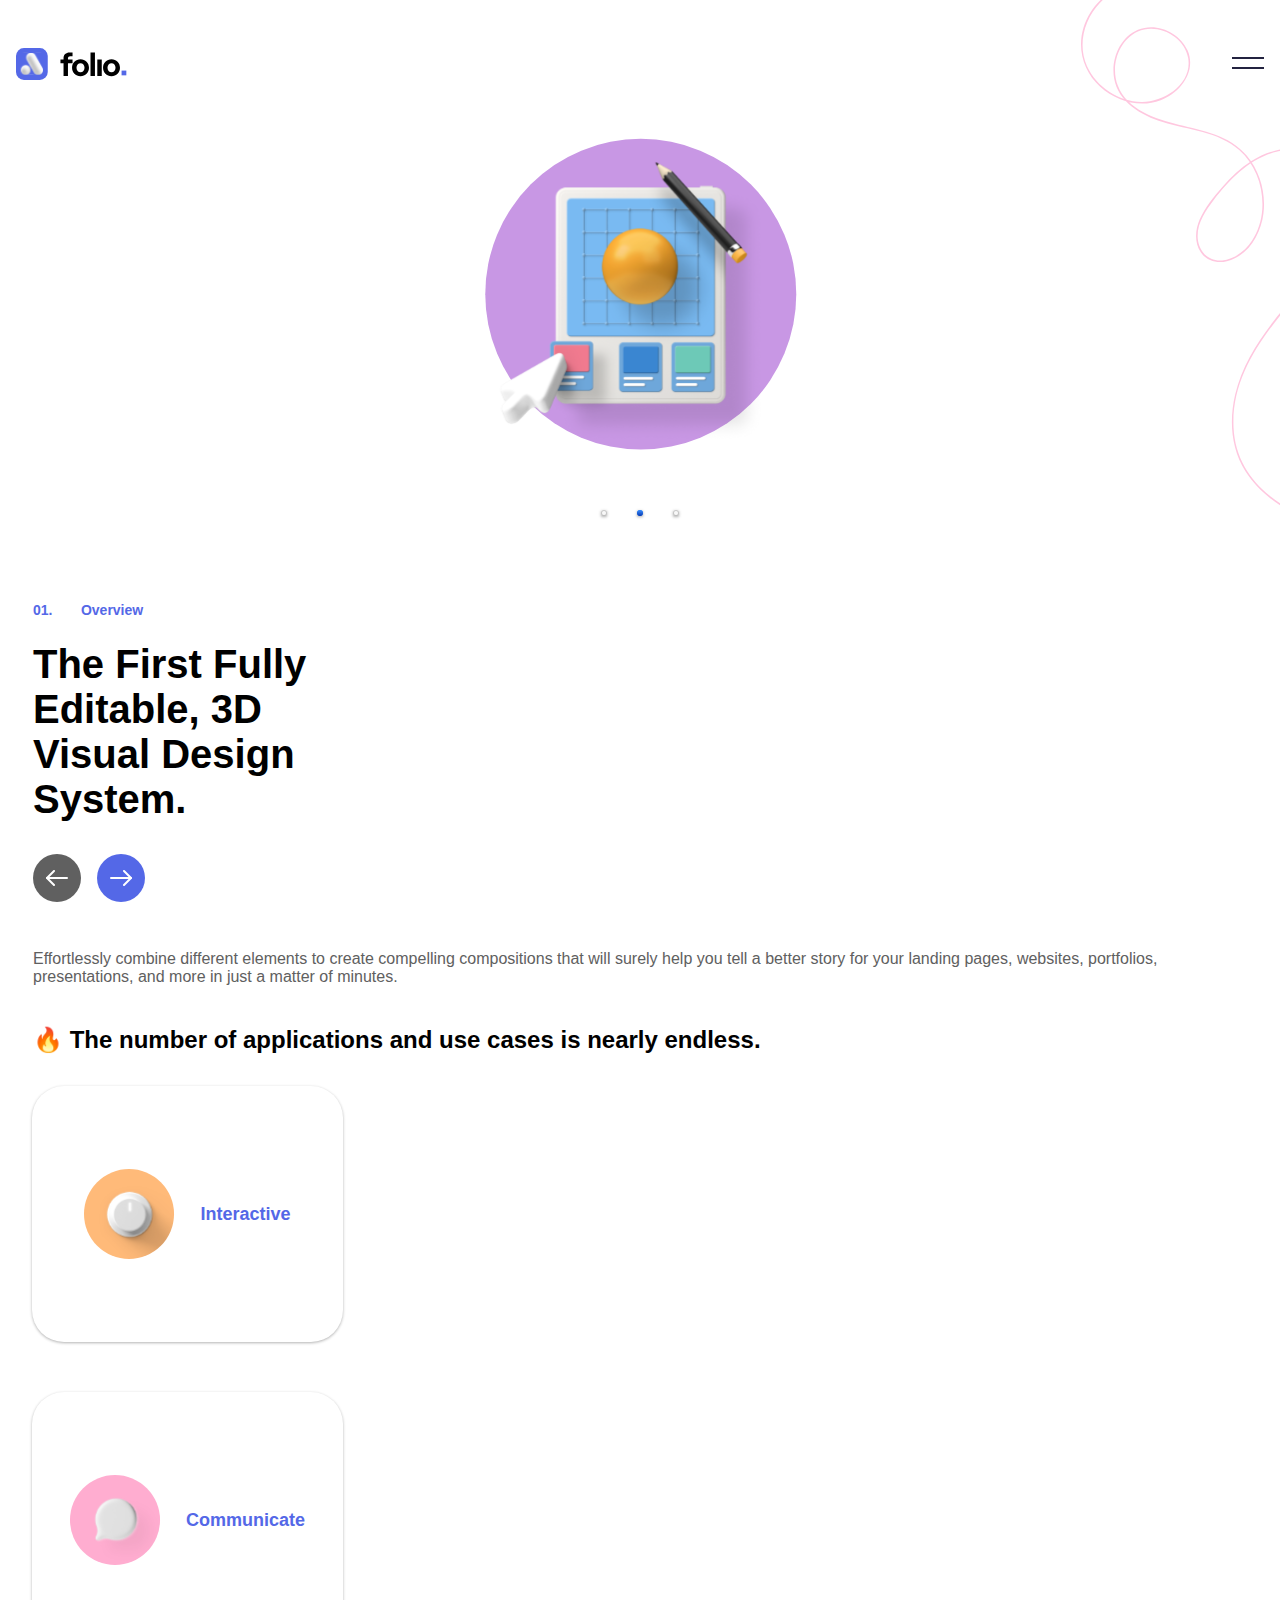
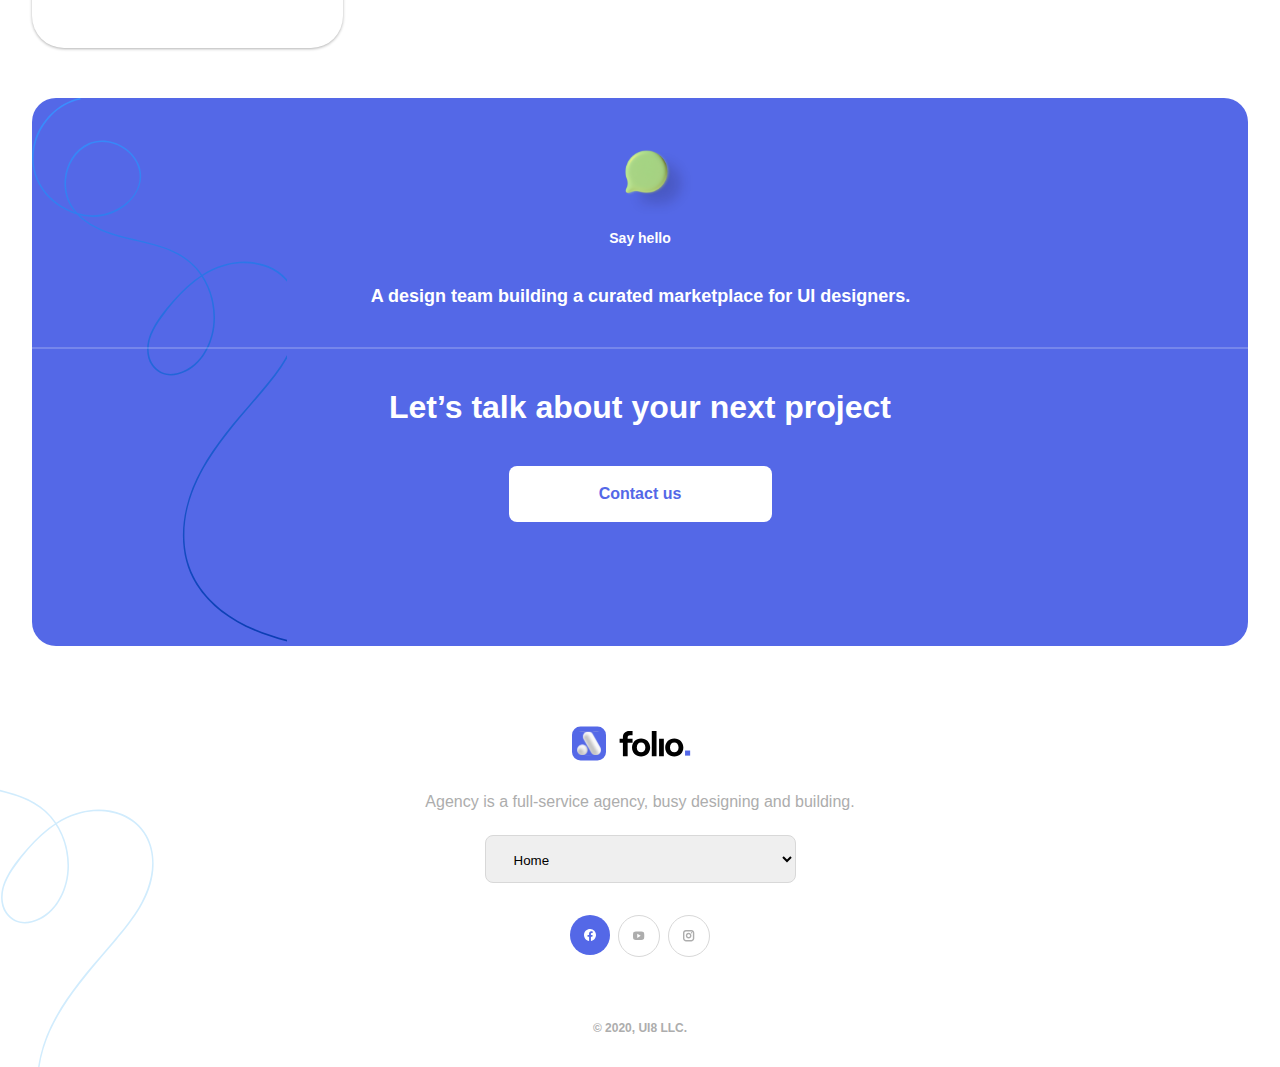
<file: styles/pages/screen_case-study/screen_overview/page-overview.html>
<!DOCTYPE html>
<html lang="en">
<head>
    <meta charset="UTF-8">
    <meta http-equiv="X-UA-Compatible" content="IE=edge">
    <meta name="viewport" content="width=device-width, initial-scale=1.0">
    <title>Folio Agency - Overview</title>

    <link rel="stylesheet" href="/styles/style.css">
</head>

<body class="corpo-pagina">
    <header class="cabecalho_case-study">
        <img src="../../../../assets/logo-marca.svg" alt="Logo-marca" class="cabecalho-logo">
        <button class="cabecalho-navbar"><img src="../../../../assets/icone-navbar.svg" alt="Navbar"></button>
        <nav class="menu-lateral">
            <div class="cabecalho_menu-lateral">
                <img class="logo_menu-lateral" src="/assets/logo_menu-lateral.svg" alt="Logo marca">
                <button class="exit_menu-lateral"><img src="/assets/exit-menu_lateral.svg" alt= 'Menu lateral'></button>
            </div>
            <div class="links_menu-lateral">
                <a href="/styles/pages/screen_work/page_work.html" >Work</a>
                <a href="/styles/pages/screen_who-we-are/page.html">About</a>
                <a href="/styles/pages/screen_service/page.html">Services</a>
                <a href="/styles/pages/screen_case-study/screen_jobs/page-jobs.html">Jobs</a>
            </div>
            <div class="redes-sociais_menu-lateral">
                <a class="facebook" href="https://pt-br.facebook.com/"><img src="/assets/logo-facebook.svg" alt="Facebook"></a>
                <a class="youtube" href="https://www.youtube.com/"><img src="/assets/logo-youtube.svg" alt="Youtube"></a>
                <a class="instagram" href="https://www.instagram.com/"><img src="/assets/logo-instagram.svg" alt="Instagram"></a>
            </div>
        </nav>
    </header>

    <main>
        <section class="main-page">
            <div class="img-1-overview">
                <img src="/assets/img-1-overview.svg" alt="">
                <div class="radios">
                    <input type="radio" name="theradio" disabled>
                    <input type="radio" name="theradio" checked>
                    <input type="radio" name="theradio" disabled>
                </div>
            </div>
            <div class="design-container_conteudo">
                <h5 class="design-container_numeracao">01.</h4>
                <h4 class="design-container_semi-titulo">Overview</h4>
                <h1 class="design-container_titulo">The First Fully<br> Editable, 3D<br> Visual Design<br> System.</h1>
                <div class="design-container_buttons">
                    <a href="../screen_header/page-header.html" class="design-container_navigator1"><img src="/assets/arrow-left.svg" alt="Seta para direita"></a>
                    <a href="../screen_by-the-number/page.html" class="design-container_navigator2"><img src="/assets/arrow-right.svg" alt="Seta para esquerda"></a>
                </div>
                <p class="design-container_paragrafo">Effortlessly combine different elements to create compelling compositions that will surely 
                    help you tell a better story for your landing pages, websites, portfolios, presentations, 
                    and more in just a matter of minutes.
                </p>
                <h2>🔥 The number of applications and use cases is nearly endless.</h2>
            </div>
            <div class="cards">
                <div class="card_style">
                    <img src="/assets/icon-interactive.svg" alt="Icone Interactive">
                    <h1>Interactive</h1>
                </div>
                <div class="card_style">
                    <img src="/assets/icon-communicate.svg" alt="Icone Communicate">
                    <h1>Communicate</h1>
                </div>
            </div>
        </section>
    </main>
    <footer class="rodape">
        <div class="contact-us">
            <img src="/assets/img-rodape.svg" alt="Imagem">
            <h4>Say hello</h4>
            <h3>A design team building a curated marketplace for UI designers.</h3>
            <div class="linha-footer"></div>
            <h2>Let’s talk about your next project</h2>
            <button>Contact us</button>
        </div>
        <div class="navegacao-footer">
            <img src="/assets/logo-marca.svg" alt="Logo marca">
            <p>Agency is a full-service agency, busy designing and building.</p>
            <select name="Navegação" class="navegacao">
                <option value="">Home</option>
                <option value="">About</option>
                <option value="">Services</option>
                <option value="">Jobs</option>
            </select>
            <div class="redes-sociais_footer">
                <a class="facebook" href="https://pt-br.facebook.com/"><img src="/assets/logo-facebook.svg" alt="Facebook"></a>
                <a class="youtube" href="https://www.youtube.com/"><img src="/assets/logo-youtube.svg" alt="Youtube"></a>
                <a class="instagram" href="https://www.instagram.com/"><img src="/assets/logo-instagram.svg" alt="Instagram"></a>
            </div>
            <h4>© 2020, UI8 LLC.</h4>
        </div>
    </footer>
    <script src="/index.js"></script>
</body>
</html>
</file>
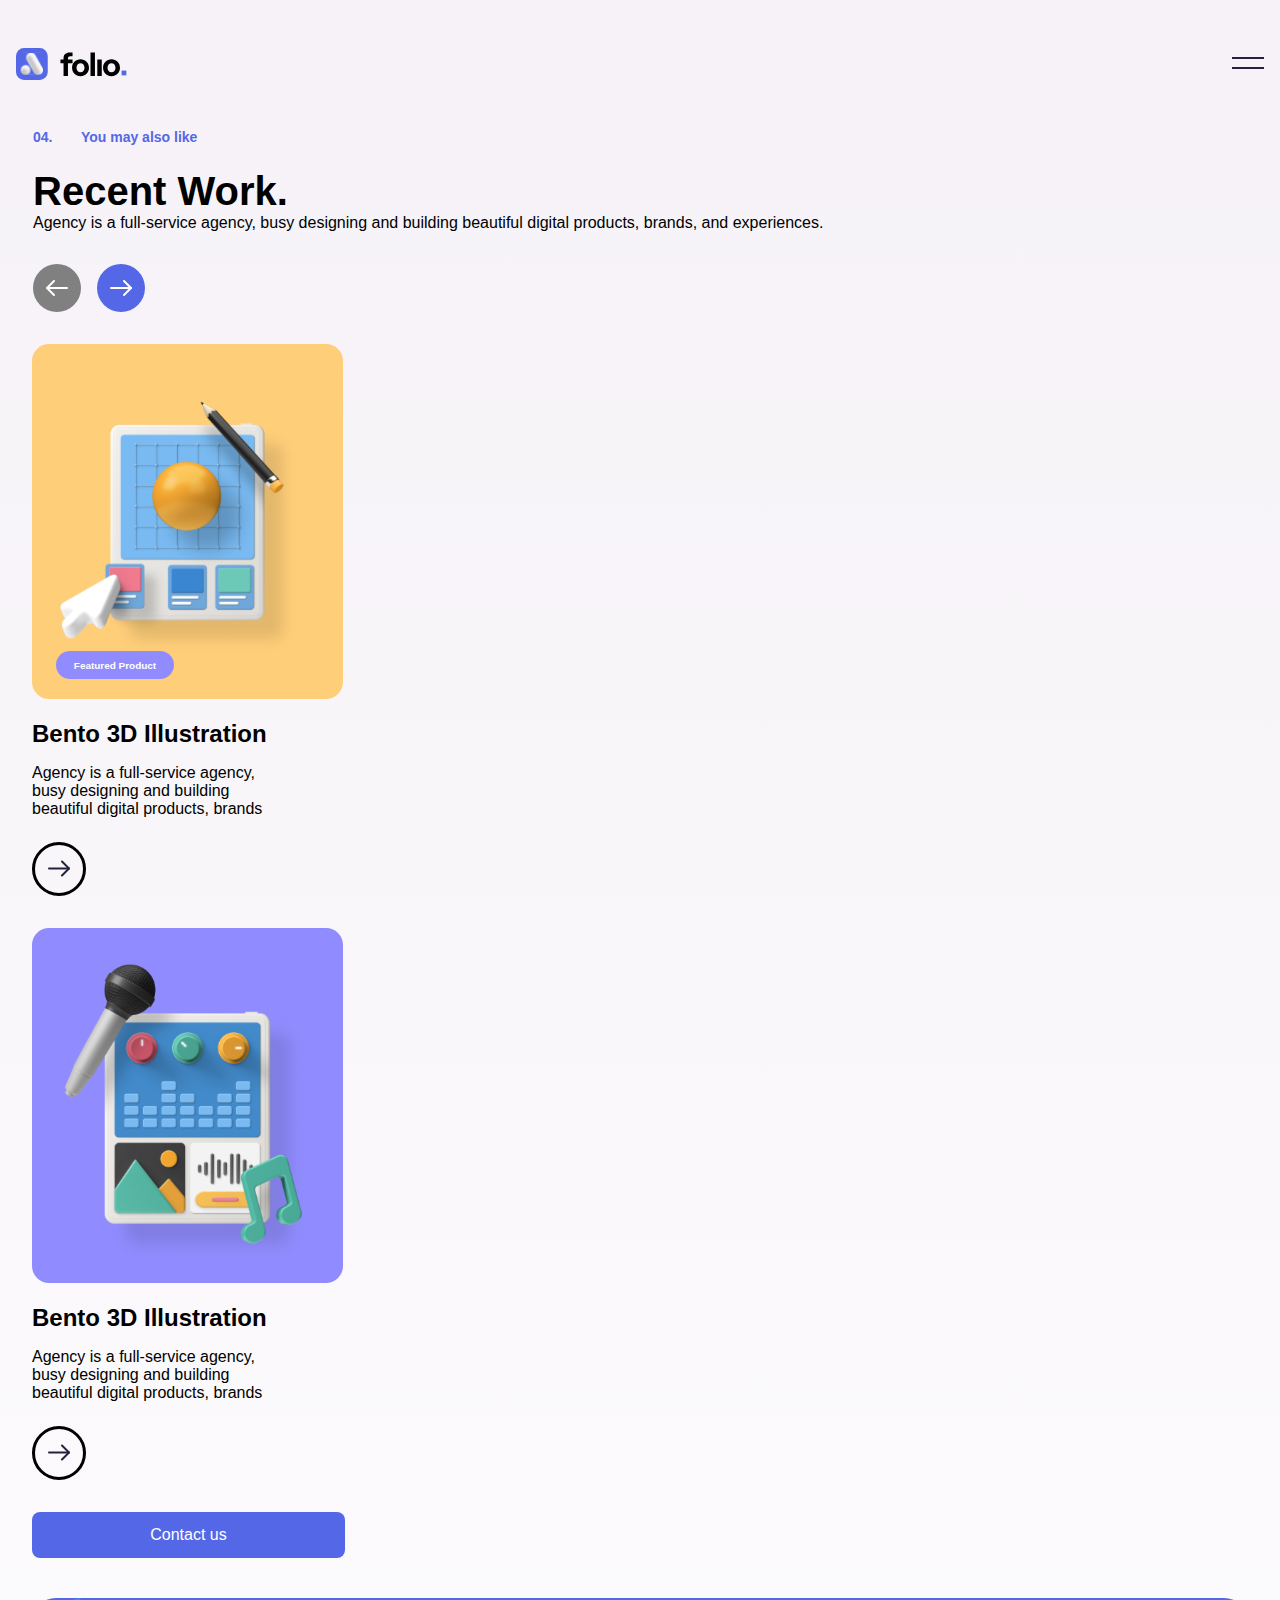
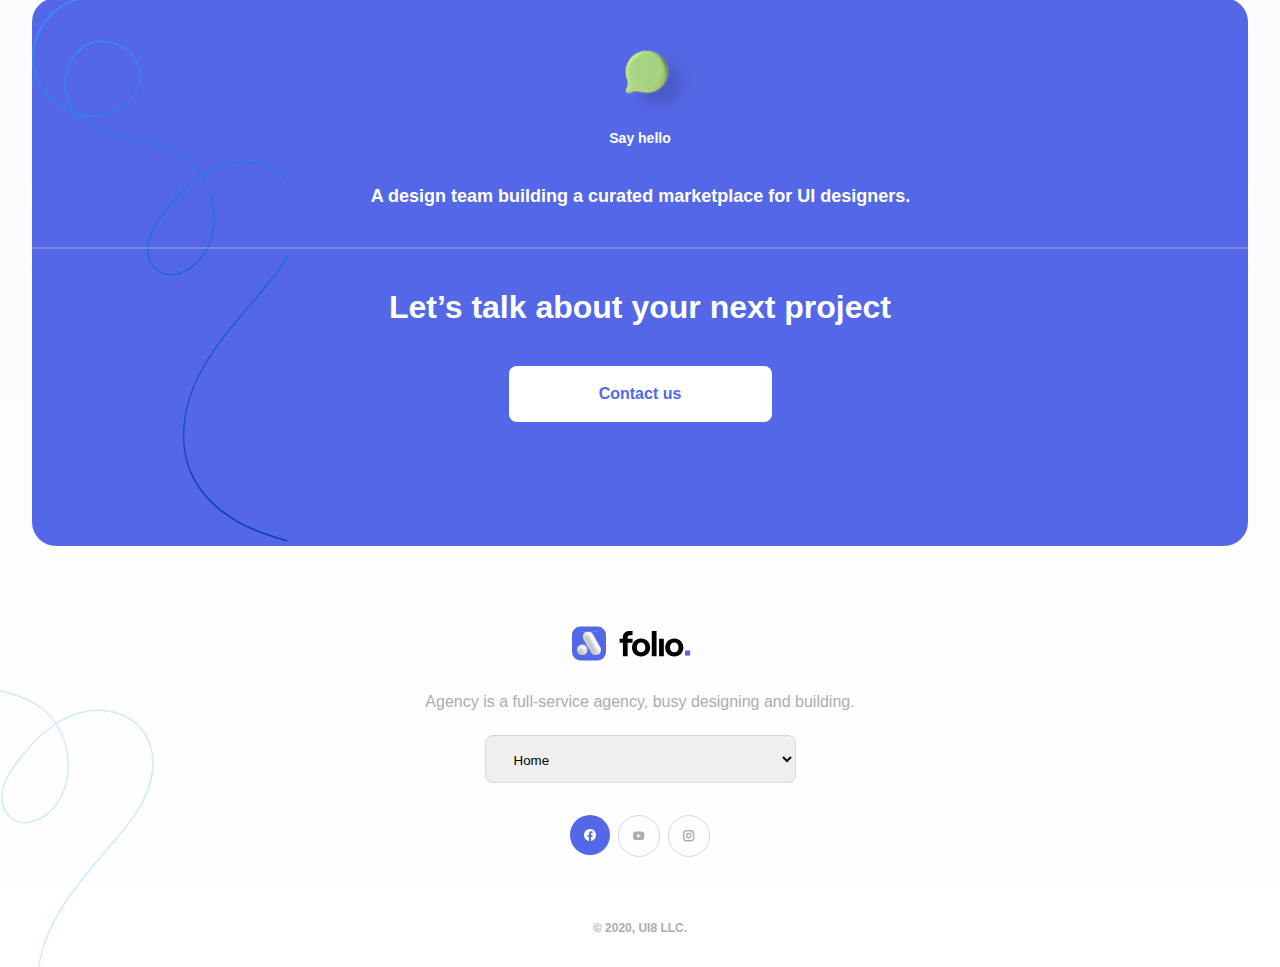
<file: styles/pages/screen_case-study/screen_recent-work/page-recent-work.html>
<!DOCTYPE html>
<html lang="en">

<head>
    <meta charset="UTF-8">
    <meta http-equiv="X-UA-Compatible" content="IE=edge">
    <meta name="viewport" content="width=device-width, initial-scale=1.0">
    <title>Folio Agency - Recent Work</title>

    <link rel="stylesheet" href="/styles/style.css">
</head>

<body>
    <header class="cabecalho">
        <img src="../../../../assets/logo-marca.svg" alt="Logo-marca" class="cabecalho-logo">
        <button class="cabecalho-navbar"><img src="../../../../assets/icone-navbar.svg" alt="Navbar"></button>
        <nav class="menu-lateral">
            <div class="cabecalho_menu-lateral">
                <img class="logo_menu-lateral" src="/assets/logo_menu-lateral.svg" alt="Logo marca">
                <button class="exit_menu-lateral"><img src="/assets/exit-menu_lateral.svg" alt='Menu lateral'></button>
            </div>
            <div class="links_menu-lateral">
                <a href="/styles/pages/screen_work/page_work.html" >Work</a>
                <a href="/styles/pages/screen_who-we-are/page.html">About</a>
                <a href="/styles/pages/screen_service/page.html">Services</a>
                <a href="/styles/pages/screen_case-study/screen_jobs/page-jobs.html">Jobs</a>
            </div>
            <div class="redes-sociais_menu-lateral">
                <a class="facebook" href="https://pt-br.facebook.com/"><img src="/assets/logo-facebook.svg"
                        alt="Facebook"></a>
                <a class="youtube" href="https://www.youtube.com/"><img src="/assets/logo-youtube.svg"
                        alt="Youtube"></a>
                <a class="instagram" href="https://www.instagram.com/"><img src="/assets/logo-instagram.svg"
                        alt="Instagram"></a>
            </div>
        </nav>
    </header>
    <main>
        <section class="main-container_recent">
            <div class="design-container_conteudo">
                <h5 class="design-container_numeracao_service">04.</h4>
                    <h4 class="design-container_semi-titulo_service">You may also like</h4>
                    <h1 class="design-container_titulo">Recent Work.</h1>
                    <p class="paragrafo-recent">Agency is a full-service agency, busy designing and building beautiful
                        digital products, brands, and experiences.</p>
                    <div class="design-container_buttons">
                        <a href="../screen_by-the-number/page.html" class="design-container_navigator1"><img src="/assets/arrow-left.svg"
                                alt="Seta para direita"></a>
                        <a href="../screen-case-study-cta/page.html" class="design-container_navigator2"><img src="/assets/arrow-right.svg"
                                alt="Seta para esquerda"></a>
                    </div>
            </div>
            <div class="cards-work">
                <div class="card-work-1">
                    <div class="background-container">
                        <div class="img-container">
                            <img src="/assets/img-recent-work-1.svg" alt="">
                        </div>
                        <button class="button-card" href="">Featured Product</button>
                    </div>
                    <div class="texto-card">
                        <h1>Bento 3D Illustration</h1>
                        <p>Agency is a full-service agency,<br> busy designing and building<br> beautiful digital
                            products, brands</p>
                        <div class="button-card">
                            <a href=""><img src="/assets/seta-work.svg" alt="Seta para esquerda"></a>
                        </div>
                    </div>
                </div>
                <div class="card-work-2">
                    <div class="background-container">
                        <div class="img-container">
                            <img src="/assets/img-recent-work-2.svg" alt="">
                        </div>
                    </div>
                    <div class="texto-card">
                        <h1>Bento 3D Illustration</h1>
                        <p>Agency is a full-service agency,<br> busy designing and building<br> beautiful digital
                            products, brands</p>
                        <div class="button-card">
                            <a href=""><img src="/assets/seta-work.svg" alt="Seta para esquerda"></a>
                        </div>
                    </div>
                </div>
            </div>
            <button class="button-contact-us">Contact us</button>
            </div>
        </div>
        </section>
    </main>
    <footer class="rodape">
        <div class="contact-us">
            <img src="/assets/img-rodape.svg" alt="Imagem">
            <h4>Say hello</h4>
            <h3>A design team building a curated marketplace for UI designers.</h3>
            <div class="linha-footer"></div>
            <h2>Let’s talk about your next project</h2>
            <button>Contact us</button>
        </div>
        <div class="navegacao-footer">
            <img src="/assets/logo-marca.svg" alt="Logo marca">
            <p>Agency is a full-service agency, busy designing and building.</p>
            <select name="Navegação" class="navegacao">
                <option value="">Home</option>
                <option value="">About</option>
                <option value="">Services</option>
                <option value="">Jobs</option>
            </select>
            <div class="redes-sociais_footer">
                <a class="facebook" href="https://pt-br.facebook.com/"><img src="/assets/logo-facebook.svg" alt="Facebook"></a>
                <a class="youtube" href="https://www.youtube.com/"><img src="/assets/logo-youtube.svg" alt="Youtube"></a>
                <a class="instagram" href="https://www.instagram.com/"><img src="/assets/logo-instagram.svg" alt="Instagram"></a>
            </div>
            <h4>© 2020, UI8 LLC.</h4>
        </div>
    </footer>
    <script src="/index.js"></script>
</body>

</html>
</file>
<file: styles/style.css>
* {
  font-family: "Montserrat", sans-serif;
  margin: 0;
  padding: 0;
}

.cabecalho {
  background-color: transparent;
  display: flex;
  justify-content: space-between;
  align-items: center;
  height: 128px;
  padding: 0 16px;
}
.cabecalho .cabecalho-logo {
  width: 127.2px;
  height: 32px;
}
.cabecalho .cabecalho-navbar {
  background-color: transparent;
  border: none;
  width: auto;
  height: auto;
}
.cabecalho .cabecalho-navbar:hover {
  cursor: pointer;
}

.menu-lateral {
  z-index: 1;
  display: none;
  position: absolute;
  background-color: #232340;
  right: -100vw;
  bottom: 0;
  top: 0;
  transition: 0.25s;
}
.menu-lateral .cabecalho_menu-lateral {
  display: flex;
  justify-content: space-between;
  width: 375px;
  height: -webkit-max-content;
  height: -moz-max-content;
  height: max-content;
}
.menu-lateral .cabecalho_menu-lateral .logo_menu-lateral {
  width: 128px;
  height: 32px;
  margin: 52px 0 0 32px;
}
.menu-lateral .cabecalho_menu-lateral .exit_menu-lateral {
  margin: 52px 32px 0px 0px;
  width: 32px;
  height: 32px;
  background: none;
  border: none;
}
.menu-lateral .cabecalho_menu-lateral .exit_menu-lateral img {
  width: 32px;
  height: 32px;
  display: flex;
  align-items: center;
  justify-content: center;
}

.links_menu-lateral {
  display: flex;
  flex-direction: column;
  margin: 138px 0 146px 32px;
  height: -webkit-max-content;
  height: -moz-max-content;
  height: max-content;
}
.links_menu-lateral a {
  padding-bottom: 40px;
  width: -webkit-max-content;
  width: -moz-max-content;
  width: max-content;
  height: -webkit-max-content;
  height: -moz-max-content;
  height: max-content;
  text-decoration: none;
  font-weight: 700;
  font-size: 32px;
  color: #595976;
}
.links_menu-lateral a:hover {
  color: #FFFFFF;
}

.redes-sociais_menu-lateral {
  background-color: transparent;
  display: flex;
  padding: 0 0 40px 32px;
}
.redes-sociais_menu-lateral .facebook {
  display: flex;
  justify-content: center;
  align-items: center;
  width: 40px;
  height: 40px;
  border: 1px solid #D8D8D8;
  border-radius: 50%;
}
.redes-sociais_menu-lateral .facebook img {
  color: black;
  width: 12px;
  height: 12px;
  margin: 0;
}
.redes-sociais_menu-lateral .facebook:hover {
  transition: all 1s;
  opacity: 0.2;
  border: none;
  cursor: pointer;
  width: 42px;
  height: 42px;
  background-color: #5468E7;
}
.redes-sociais_menu-lateral .youtube {
  display: flex;
  justify-content: center;
  align-items: center;
  width: 40px;
  height: 40px;
  text-align: center;
  border-radius: 50%;
  border: 1px solid #D8D8D8;
  margin: 0 32px;
}
.redes-sociais_menu-lateral .youtube img {
  width: 12px;
  height: 12px;
  margin: 0;
}
.redes-sociais_menu-lateral .youtube:hover {
  transition: all 1s;
  border: none;
  cursor: pointer;
  width: 42px;
  height: 42px;
  background-color: #5468E7;
}
.redes-sociais_menu-lateral .instagram {
  display: flex;
  justify-content: center;
  align-items: center;
  border: 1px solid #D8D8D8;
  width: 40px;
  height: 40px;
  border-radius: 50%;
}
.redes-sociais_menu-lateral .instagram img {
  width: 12px;
  height: 12px;
  margin: 0;
}
.redes-sociais_menu-lateral .instagram:hover {
  transition: all 1s;
  border: none;
  cursor: pointer;
  width: 42px;
  height: 42px;
  background-color: #5468E7;
}

.menu-lateral_ativo {
  display: flex;
  flex-direction: column;
  transition: 0.25s;
  right: 0;
  left: 0;
}

.home-container_desativado {
  display: none;
}

.rodape_desativado {
  display: none;
}

.design-container_desativado {
  display: none;
}

body {
  background: url("/assets/decoracao-background.svg");
  background-repeat: no-repeat;
}
body .button-screen_hero {
  width: 160px;
  height: 56px;
  border-radius: 8px;
  background-color: #5468E7;
  color: #FFFFFF;
  border: none;
  font-size: 16px;
  font-weight: 600;
}
body .home-container {
  height: 780px;
}
body .home-container .texto-descricao {
  z-index: 0;
  width: 311px;
  display: flex;
  flex-direction: column;
  margin: 0 auto;
}
body .home-container .texto-descricao h1 {
  font-size: 48px;
  font-weight: bold;
}
body .home-container .texto-descricao p {
  font-size: 15px;
  font-weight: 400;
  line-height: 28px;
  color: #606060;
  margin: 30px 0 10px 0;
}
body .home-container .texto-descricao .design-container_buttons {
  display: flex;
  margin: 10px 0 30px 0;
}
body .home-container .texto-descricao .design-container_buttons .button-left {
  width: 48px;
  height: 48px;
  border-radius: 50%;
  margin-right: 16px;
  background-color: #808080;
  border: none;
  display: flex;
  justify-content: center;
  align-items: center;
}
body .home-container .texto-descricao .design-container_buttons .button-left:hover {
  transition: 1s;
  opacity: 0.5;
  box-shadow: 0px 1px 3px rgba(0, 0, 0, 0.3);
  width: 52px;
  height: 52px;
}
body .home-container .texto-descricao .design-container_buttons .button-right {
  width: 48px;
  height: 48px;
  border-radius: 50%;
  background-color: #5468E7;
  border: none;
  display: flex;
  justify-content: center;
  align-items: center;
}
body .home-container .texto-descricao .design-container_buttons .button-right:hover {
  transition: 1s;
  opacity: 0.5;
  box-shadow: 0px 1px 3px rgba(0, 0, 0, 0.3);
  width: 52px;
  height: 52px;
}
body .home-container .img-container1 {
  position: relative;
  top: -150px;
  right: 0px;
  z-index: -1;
}
body .home-container .img-container1 .img-home_container {
  width: 100%;
  height: 515px;
  position: relative;
  right: 0;
}
body .rodape .contact-us {
  height: 548px;
  margin: 40px 32px 0 32px;
  background-color: #5468E7;
  background-image: url(/assets/line__footer.svg);
  background-repeat: no-repeat;
  border-radius: 24px;
  text-align: center;
  color: #FFFFFF;
}
body .rodape .contact-us img {
  margin: 49px 99px 0 139px;
}
body .rodape .contact-us h4 {
  font-size: 14px;
  margin-top: 6px;
}
body .rodape .contact-us h3 {
  font-size: 18px;
  margin: 40px 37px 40px 38px;
}
body .rodape .contact-us .linha-footer {
  height: 2px;
  background-color: #FFFFFF;
  opacity: 0.2;
}
body .rodape .contact-us h2 {
  font-size: 32px;
  font-weight: 700;
  margin: 40px 15px 40px 15px;
}
body .rodape .contact-us button {
  width: 263px;
  height: 56px;
  background-color: #FFFFFF;
  color: #5468E7;
  border: none;
  border-radius: 8px;
  font-size: 16px;
  font-weight: 600;
}
body .rodape .navegacao-footer {
  background: url(/assets/line-footer.svg);
  background-repeat: no-repeat;
  display: flex;
  flex-direction: column;
  text-align: center;
  align-items: center;
}
body .rodape .navegacao-footer img {
  margin: 80px 0 32px 0;
  width: 136px;
  height: 35px;
}
body .rodape .navegacao-footer p {
  font-size: 16px;
  margin: 0 60px 24px 60px;
  color: #ADADAD;
}
body .rodape .navegacao-footer .navegacao {
  font-family: "Montserrat", sans-serif;
  width: 311px;
  height: 48px;
  border-color: #D8D8D8;
  border-radius: 8px;
  padding: 16px 24px;
}
body .rodape .navegacao-footer .redes-sociais_footer {
  background-color: transparent;
  display: flex;
  margin: 32px 0;
}
body .rodape .navegacao-footer .redes-sociais_footer .facebook {
  display: flex;
  justify-content: center;
  align-items: center;
  background-color: #5468E7;
  width: 40px;
  height: 40px;
  border-radius: 50%;
  border: none;
}
body .rodape .navegacao-footer .redes-sociais_footer .facebook img {
  color: black;
  width: 12px;
  height: 12px;
  margin: 0;
}
body .rodape .navegacao-footer .redes-sociais_footer .facebook:hover {
  transition: all 1s;
  opacity: 0.2;
  border: none;
  cursor: pointer;
  width: 42px;
  height: 42px;
}
body .rodape .navegacao-footer .redes-sociais_footer .youtube {
  display: flex;
  justify-content: center;
  align-items: center;
  width: 40px;
  height: 40px;
  text-align: center;
  border-radius: 50%;
  border: 1px solid #D8D8D8;
  margin: 0 8px;
}
body .rodape .navegacao-footer .redes-sociais_footer .youtube img {
  width: 12px;
  height: 12px;
  margin: 0;
}
body .rodape .navegacao-footer .redes-sociais_footer .youtube:hover {
  transition: all 1s;
  border: none;
  cursor: pointer;
  width: 42px;
  height: 42px;
  background-color: #5468E7;
}
body .rodape .navegacao-footer .redes-sociais_footer .instagram {
  display: flex;
  justify-content: center;
  align-items: center;
  border: 1px solid #D8D8D8;
  width: 40px;
  height: 40px;
  border-radius: 50%;
}
body .rodape .navegacao-footer .redes-sociais_footer .instagram img {
  width: 12px;
  height: 12px;
  margin: 0;
}
body .rodape .navegacao-footer .redes-sociais_footer .instagram:hover {
  transition: all 1s;
  border: none;
  cursor: pointer;
  width: 42px;
  height: 42px;
  background-color: #5468E7;
}
body .rodape .navegacao-footer h4 {
  color: #ADADAD;
  font-size: 12px;
  margin: 32px 0;
}

.design-container {
  background-color: #232340;
  color: #FFFFFF;
  height: 1600px;
}
.design-container .design-container_conteudo {
  margin-left: 33px;
}
.design-container .design-container_conteudo .design-container_numeracao {
  font-size: 14px;
  display: inline-block;
  margin: 64px 24px 24px 0;
  color: #ADADAD;
}
.design-container .design-container_conteudo .design-container_semi-titulo {
  display: inline-block;
  font-size: 14px;
}
.design-container .design-container_conteudo .design-container_titulo {
  font-weight: 700;
  font-size: 40px;
}
.design-container .design-container_conteudo .design-container_buttons {
  display: flex;
  margin-top: 32px;
}
.design-container .design-container_conteudo .design-container_buttons .design-container_navigator1 {
  width: 48px;
  height: 48px;
  border-radius: 50%;
  margin-right: 16px;
  background-color: transparent;
  border: none;
  align-items: center;
  display: flex;
  justify-content: center;
}
.design-container .design-container_conteudo .design-container_buttons .design-container_navigator1:hover {
  transition: 1s;
  opacity: 0.5;
  box-shadow: 0px 1px 3px rgba(0, 0, 0, 0.3);
  width: 52px;
  height: 52px;
  cursor: pointer;
}
.design-container .design-container_conteudo .design-container_buttons .design-container_navigator2 {
  width: 48px;
  height: 48px;
  border-radius: 50%;
  background-color: #5468E7;
  border: none;
  text-align: center;
  align-items: center;
  display: flex;
  justify-content: center;
}
.design-container .design-container_conteudo .design-container_buttons .design-container_navigator2:hover {
  transition: 1s;
  opacity: 0.5;
  box-shadow: 0px 1px 3px rgba(0, 0, 0, 0.3);
  width: 52px;
  height: 52px;
  cursor: pointer;
}
.design-container .design-container_conteudo #design-container_navdata {
  margin-left: 54px;
  color: #FFFFFF;
  width: 144px;
  height: 48px;
  background-color: transparent;
  background: #232340;
  border-radius: 8px;
  border: none;
}
.design-container .img-container2 img {
  margin-top: 80px;
}
.design-container .design-team {
  margin: 56px 32px;
}
.design-container .design-team .design-team_titulo {
  font-weight: 700;
  font-size: 24px;
}
.design-container .design-team .design-team_paragrafo {
  color: #8B8B8B;
  margin: 40px 0 32px 0;
}
.design-container .numeracao-record_screen-hero {
  margin: 0 32px;
  width: 310px;
  height: 310px;
  background-color: #232340;
  box-shadow: 0px 23px 51px rgba(0, 0, 0, 0.2);
  border-radius: 50%;
  display: flex;
  flex-direction: column;
  align-items: center;
  justify-content: center;
}
.design-container .numeracao-record_screen-hero h1 {
  font-size: 140px;
}
.design-container .numeracao-record_screen-hero h2 {
  font-size: 18px;
}

body {
  background-image: linear-gradient(360deg, rgba(255, 255, 255, 0.0001) 0%, rgba(237, 229, 240, 0.504289) 100%);
}
body .cabecalho_service {
  background-color: transparent;
  display: flex;
  justify-content: space-between;
  align-items: center;
  height: 128px;
  padding: 0 16px;
}
body .cabecalho_service .cabecalho-logo {
  width: 127.2px;
  height: 32px;
}
body .cabecalho_service .cabecalho-navbar {
  background-color: transparent;
  border: none;
  width: auto;
  height: auto;
}
body .cabecalho_service .cabecalho-navbar:hover {
  cursor: pointer;
}
body .design-container_service {
  color: #000000;
  height: -webkit-max-content;
  height: -moz-max-content;
  height: max-content;
}
body .design-container_service .design-container_conteudo {
  margin-left: 33px;
}
body .design-container_service .design-container_conteudo .design-container_numeracao_service {
  font-size: 14px;
  display: inline-block;
  margin: 0 24px 24px 0;
  color: #5468E7;
}
body .design-container_service .design-container_conteudo .design-container_semi-titulo_service {
  display: inline-block;
  font-size: 14px;
  margin: 0;
  color: #5468E7;
}
body .design-container_service .design-container_conteudo .design-container_titulo {
  font-weight: 700;
  font-size: 40px;
}
body .design-container_service .design-container_conteudo .design-container_buttons {
  display: flex;
  margin-top: 32px;
}
body .design-container_service .design-container_conteudo .design-container_buttons .design-container_navigator1 {
  width: 48px;
  height: 48px;
  border-radius: 50%;
  margin-right: 16px;
  background-color: transparent;
  border: none;
  display: flex;
  align-items: center;
  justify-content: center;
  background-color: #8B8B8B;
}
body .design-container_service .design-container_conteudo .design-container_buttons .design-container_navigator1:hover {
  transition: 1s;
  opacity: 0.5;
  box-shadow: 0px 1px 3px rgba(0, 0, 0, 0.3);
  width: 52px;
  height: 52px;
  cursor: pointer;
}
body .design-container_service .design-container_conteudo .design-container_buttons .design-container_navigator2 {
  width: 48px;
  height: 48px;
  border-radius: 50%;
  background-color: #5468E7;
  border: none;
  text-align: center;
  align-items: center;
  display: flex;
  align-items: center;
  justify-content: center;
}
body .design-container_service .design-container_conteudo .design-container_buttons .design-container_navigator2:hover {
  transition: 1s;
  opacity: 0.5;
  box-shadow: 0px 1px 3px rgba(0, 0, 0, 0.3);
  width: 52px;
  height: 52px;
  cursor: pointer;
}
body .design-container_service .cards .card_style {
  background-color: #FFFFFF;
  width: 311px;
  height: 190px;
  margin: 56px 32px 0 32px;
  border-radius: 32px;
  color: #5468E7;
  display: flex;
  align-items: center;
  justify-content: center;
}
body .design-container_service .cards .card_style img {
  width: 91px;
  height: 91px;
  padding-right: 25px;
}
body .design-container_service .cards .card_style h1 {
  font-size: 18px;
}
body .design-container_service .cards .card_style:hover {
  background-color: #5468E7;
  color: #FFFFFF;
  cursor: pointer;
  transition: 1s;
}
body .achievement-container .achievement-container_conteudo {
  margin: 56px 0 0 32px;
}
body .achievement-container .achievement-container_conteudo .semi-titulo {
  display: flex;
  height: -webkit-max-content;
  height: -moz-max-content;
  height: max-content;
}
body .achievement-container .achievement-container_conteudo .semi-titulo .num_semi-titulo {
  color: #8B8B8B;
  padding-right: 24px;
  margin: 0;
  margin-bottom: 24px;
}
body .achievement-container .achievement-container_conteudo .semi-titulo h4 {
  font-size: 14px;
  margin-bottom: 24px;
  margin: 0;
}
body .achievement-container .achievement-container_conteudo .titulo {
  font-weight: 700;
  font-size: 24px;
  color: #232340;
}
body .achievement-container .achievement-container_conteudo .numeracao {
  font-size: 140px;
  color: #5468E7;
  padding-top: 32px;
}
body .achievement-container .achievement-container_conteudo .mensagem {
  font-size: 18px;
  margin: 0;
}
body .achievement-container .slide img {
  margin-top: 36px;
}
body .achievement-container .slide .radios {
  display: flex;
  align-items: center;
  justify-content: center;
  position: absolute;
  bottom: -1590px;
  left: 130px;
}
body .achievement-container .slide .radios input {
  height: 12px;
  width: 12px;
  box-shadow: 0px 1px 3px rgba(0, 0, 0, 0.3);
  background: #FFFFFF;
  border: none;
  margin: 15px;
}
body .achievement-container .slide .radios input::before {
  content: "";
  position: absolute;
  height: 12px;
  width: 12px;
  border-radius: 50%;
  background: linear-gradient(180deg, #3A8FFF 0%, #0837AE 100%);
  opacity: 0;
  border: none;
}
body .achievement-container .slide .radios input:checked::before {
  opacity: 1;
}

.home-work .design-container_conteudo {
  margin: 0 33px;
}
.home-work .design-container_conteudo .design-container_numeracao_service {
  font-size: 14px;
  display: inline-block;
  margin: 0 24px 24px 0;
  color: #5468E7;
}
.home-work .design-container_conteudo .design-container_semi-titulo_service {
  display: inline-block;
  font-size: 14px;
  margin: 0;
  color: #5468E7;
}
.home-work .design-container_conteudo .design-container_titulo {
  font-weight: 700;
  font-size: 40px;
}
.home-work .design-container_conteudo p {
  margin-top: 16px;
  font-weight: 400;
  font-size: 16px;
  color: #606060;
}
.home-work .design-container_conteudo .design-container_buttons {
  display: flex;
  margin: 32px 0 56px 0;
}
.home-work .design-container_conteudo .design-container_buttons .design-container_navigator1 {
  width: 48px;
  height: 48px;
  border-radius: 50%;
  margin-right: 16px;
  background-color: transparent;
  border: none;
  display: flex;
  align-items: center;
  justify-content: center;
  background-color: #808080;
}
.home-work .design-container_conteudo .design-container_buttons .design-container_navigator1:hover {
  transition: 1s;
  opacity: 0.5;
  box-shadow: 0px 1px 3px rgba(0, 0, 0, 0.3);
  width: 52px;
  height: 52px;
  cursor: pointer;
}
.home-work .design-container_conteudo .design-container_buttons .design-container_navigator2 {
  width: 48px;
  height: 48px;
  border-radius: 50%;
  background-color: #5468E7;
  border: none;
  text-align: center;
  align-items: center;
  display: flex;
  align-items: center;
  justify-content: center;
}
.home-work .design-container_conteudo .design-container_buttons .design-container_navigator2:hover {
  transition: 1s;
  opacity: 0.5;
  box-shadow: 0px 1px 3px rgba(0, 0, 0, 0.3);
  width: 52px;
  height: 52px;
  cursor: pointer;
}
.home-work .cards-work {
  margin: 0 32px;
}
.home-work .cards-work .card-work {
  padding-top: 32px;
}
.home-work .cards-work .card-work .background-container {
  width: 311px;
  height: 355px;
  background-color: #FFBA79;
  border-radius: 17px;
}
.home-work .cards-work .card-work .background-container .img-container {
  padding-top: 21px;
  z-index: 0;
  display: flex;
  flex-direction: column;
  align-items: center;
  justify-content: center;
}
.home-work .cards-work .card-work .button-card {
  position: relative;
  margin-left: 24px;
  top: -35px;
  width: 118px;
  height: 28px;
  background: #908CFF;
  border-radius: 14px;
  border: none;
  font-weight: 600;
  font-size: 9.95556px;
  color: #FFFFFF;
}
.home-work .cards-work .texto-card h1 {
  font-weight: 700;
  font-size: 24px;
  margin-top: 21px;
}
.home-work .cards-work .texto-card p {
  font-weight: 400;
  font-size: 16px;
}
.home-work .cards-work .texto-card .button-card {
  width: 48px;
  height: 48px;
  border-radius: 50%;
  background-color: transparent;
  display: flex;
  align-items: center;
  justify-content: center;
  position: inherit;
  margin-left: 0;
  margin-top: 24px;
  border: 3px solid black;
}
.home-work .cards-work .button-contact-us {
  width: 313px;
  height: 46px;
  background: #5468E7;
  border-radius: 8px;
  color: #FFFFFF;
  border: none;
  font-size: 16px;
  margin-top: 32px;
}

main .main-container_cta {
  background-image: url("/assets/background-cta.svg");
  background-repeat: no-repeat;
}
main .main-container_cta .container-cta {
  width: 311px;
  height: 929px;
  border-radius: 28.4444px;
  margin: 0 auto;
  color: #FFFFFF;
  z-index: -2;
}
main .main-container_cta .container-cta .cta-container_conteudo {
  margin-left: 39px;
  margin-right: 10px;
  position: relative;
}
main .main-container_cta .container-cta .cta-container_conteudo .cta-container_numeracao {
  font-size: 14px;
  display: inline-block;
  margin: 64px 24px 24px 0;
}
main .main-container_cta .container-cta .cta-container_conteudo .cta-container_semi-titulo {
  display: inline-block;
  font-size: 14px;
}
main .main-container_cta .container-cta .cta-container_conteudo .cta-container_titulo {
  font-weight: 700;
  font-size: 45px;
}
main .main-container_cta .container-cta .cta-container_conteudo .cta-container_buttons {
  display: flex;
  margin-top: 32px;
}
main .main-container_cta .container-cta .cta-container_conteudo .cta-container_buttons .cta-container_navigator1 {
  width: 48px;
  height: 48px;
  border-radius: 50%;
  margin-right: 16px;
  background-color: #808080;
  border: none;
  display: flex;
  align-items: center;
  justify-content: center;
}
main .main-container_cta .container-cta .cta-container_conteudo .cta-container_buttons .cta-container_navigator1:hover {
  transition: 1s;
  opacity: 0.5;
  box-shadow: 0px 1px 3px rgba(0, 0, 0, 0.3);
  width: 52px;
  height: 52px;
  cursor: pointer;
}
main .main-container_cta .container-cta .cta-container_conteudo .cta-container_buttons .cta-container_navigator2 {
  width: 48px;
  height: 48px;
  border-radius: 50%;
  background-color: #5468E7;
  border: none;
  text-align: center;
  align-items: center;
  box-shadow: 0px 1px 3px rgba(0, 0, 0, 0.3);
  display: flex;
  align-items: center;
  justify-content: center;
}
main .main-container_cta .container-cta .cta-container_conteudo .cta-container_buttons .cta-container_navigator2:hover {
  transition: 1s;
  opacity: 0.5;
  box-shadow: 0px 1px 3px rgba(0, 0, 0, 0.3);
  width: 52px;
  height: 52px;
  cursor: pointer;
}
main .main-container_cta .container-cta .cta-container_conteudo .botao-cta {
  margin-top: 12px;
  width: 143px;
  height: 46px;
  background-color: #FFFFFF;
  padding: 20px;
  text-decoration: none;
  color: #5468E7;
  border: none;
  border-radius: 8px;
  font-size: 16px;
  display: flex;
  align-items: center;
  justify-content: center;
}

.corpo-pagina {
  background: url("/assets/line_case-study_header.svg");
  background-repeat: no-repeat;
  background-position: right top;
}
.corpo-pagina .cabecalho_case-study {
  background-color: transparent;
  display: flex;
  justify-content: space-between;
  align-items: center;
  height: 128px;
  padding: 0 16px;
}
.corpo-pagina .cabecalho_case-study .cabecalho-logo {
  width: 127.2px;
  height: 32px;
}
.corpo-pagina .cabecalho_case-study .cabecalho-navbar {
  background-color: transparent;
  border: none;
  width: auto;
  height: auto;
}
.corpo-pagina .cabecalho_case-study .cabecalho-navbar:hover {
  cursor: pointer;
}
.corpo-pagina .main-page .conteudo_main-page {
  margin: 0 32px;
}
.corpo-pagina .main-page .conteudo_main-page .button_featured {
  display: flex;
  width: 119px;
  height: 29px;
  font-size: 10px;
  background: #FFBA79;
  border-radius: 14.2222px;
  justify-content: center;
  align-items: center;
  text-decoration: none;
  background: #FFBA79;
  border-radius: 14.2222px;
  color: #FFFFFF;
  margin-bottom: 16px;
}
.corpo-pagina .main-page .conteudo_main-page h1 {
  font-weight: bold;
  font-size: 64px;
  color: #232340;
  margin-bottom: 16px;
}
.corpo-pagina .main-page .conteudo_main-page h2 {
  margin: 0;
  margin-bottom: 16px;
  font-size: 16px;
  color: #232340;
}
.corpo-pagina .main-page .conteudo_main-page .cta-container_buttons {
  display: flex;
  margin-top: 32px;
  z-index: 1;
}
.corpo-pagina .main-page .conteudo_main-page .cta-container_buttons .cta-container_navigator1 {
  width: 48px;
  height: 48px;
  border-radius: 50%;
  margin-right: 16px;
  background-color: #808080;
  border: none;
  display: flex;
  align-items: center;
  justify-content: center;
}
.corpo-pagina .main-page .conteudo_main-page .cta-container_buttons .cta-container_navigator1:hover {
  transition: 1s;
  opacity: 0.5;
  box-shadow: 0px 1px 3px rgba(0, 0, 0, 0.3);
  width: 52px;
  height: 52px;
  cursor: pointer;
}
.corpo-pagina .main-page .conteudo_main-page .cta-container_buttons .cta-container_navigator2 {
  width: 48px;
  height: 48px;
  border-radius: 50%;
  background-color: #5468E7;
  border: none;
  text-align: center;
  align-items: center;
  box-shadow: 0px 1px 3px rgba(0, 0, 0, 0.3);
  display: flex;
  align-items: center;
  justify-content: center;
}
.corpo-pagina .main-page .conteudo_main-page .cta-container_buttons .cta-container_navigator2:hover {
  transition: 1s;
  opacity: 0.5;
  box-shadow: 0px 1px 3px rgba(0, 0, 0, 0.3);
  width: 52px;
  height: 52px;
  cursor: pointer;
}
.corpo-pagina .main-page .conteudo_main-page .icons_main-page {
  margin-top: 32px;
  display: flex;
}
.corpo-pagina .main-page .conteudo_main-page .icons_main-page .card_icon-1 img {
  margin-bottom: 16px;
}
.corpo-pagina .main-page .conteudo_main-page .icons_main-page .card_icon-1 p {
  font-size: 12px;
  color: #5468E7;
}
.corpo-pagina .main-page .conteudo_main-page .icons_main-page .card_icon-2 {
  margin-left: 40px;
}
.corpo-pagina .main-page .conteudo_main-page .icons_main-page .card_icon-2 img {
  margin-bottom: 16px;
}
.corpo-pagina .main-page .conteudo_main-page .icons_main-page .card_icon-2 p {
  font-size: 12px;
  color: #5468E7;
}
.corpo-pagina .main-page .conteudo_main-page .img-3_header {
  width: -webkit-max-content;
  width: -moz-max-content;
  width: max-content;
  height: -webkit-max-content;
  height: -moz-max-content;
  height: max-content;
  position: relative;
  right: 0;
  z-index: -1;
}

.main-page .img-1-overview {
  display: flex;
  flex-direction: column;
  justify-content: center;
  align-items: center;
  margin-bottom: 70px;
}
.main-page .img-1-overview .radios {
  display: flex;
  align-items: center;
  justify-content: center;
  margin-top: 32px;
}
.main-page .img-1-overview .radios input {
  height: 6px;
  width: 6px;
  box-shadow: 0px 1px 3px rgba(0, 0, 0, 0.3);
  background: #FFFFFF;
  border: none;
  margin: 15px;
  z-index: -1;
}
.main-page .img-1-overview .radios input::before {
  content: "";
  position: absolute;
  height: 6px;
  width: 6px;
  border-radius: 50%;
  background: linear-gradient(180deg, #3A8FFF 0%, #0837AE 100%);
  opacity: 0;
  border: none;
}
.main-page .img-1-overview .radios input:checked::before {
  opacity: 1;
}
.main-page .design-container_conteudo {
  margin: 0 33px;
}
.main-page .design-container_conteudo .design-container_numeracao {
  font-size: 14px;
  display: inline-block;
  margin: 0 24px 24px 0;
  color: #5468E7;
}
.main-page .design-container_conteudo .design-container_semi-titulo {
  display: inline-block;
  font-size: 14px;
  margin: 0;
  color: #5468E7;
}
.main-page .design-container_conteudo .design-container_titulo {
  font-weight: 700;
  font-size: 40px;
}
.main-page .design-container_conteudo .design-container_paragrafo {
  margin-top: 48px;
  font-weight: 400;
  font-size: 16px;
  color: #606060;
}
.main-page .design-container_conteudo .design-container_buttons {
  display: flex;
  margin-top: 32px;
}
.main-page .design-container_conteudo .design-container_buttons .design-container_navigator1 {
  width: 48px;
  height: 48px;
  border-radius: 50%;
  margin-right: 16px;
  background-color: #606060;
  border: none;
  display: flex;
  align-items: center;
  justify-content: center;
}
.main-page .design-container_conteudo .design-container_buttons .design-container_navigator1:hover {
  transition: 1s;
  opacity: 0.5;
  box-shadow: 0px 1px 3px rgba(0, 0, 0, 0.3);
  width: 52px;
  height: 52px;
  cursor: pointer;
}
.main-page .design-container_conteudo .design-container_buttons .design-container_navigator2 {
  width: 48px;
  height: 48px;
  border-radius: 50%;
  background-color: #5468E7;
  border: none;
  text-align: center;
  align-items: center;
  display: flex;
  align-items: center;
  justify-content: center;
}
.main-page .design-container_conteudo .design-container_buttons .design-container_navigator2:hover {
  transition: 1s;
  opacity: 0.5;
  box-shadow: 0px 1px 3px rgba(0, 0, 0, 0.3);
  width: 52px;
  height: 52px;
  cursor: pointer;
}
.main-page .design-container_conteudo h2 {
  font-size: 24px;
  margin: 40px 0 32px 0;
}
.main-page .cards .card_style {
  background-color: #FFFFFF;
  width: 311px;
  height: 256px;
  margin: 16px 32px 50px 32px;
  border-radius: 32px;
  color: #5468E7;
  display: flex;
  align-items: center;
  justify-content: center;
  box-shadow: 0px 1px 3px rgba(0, 0, 0, 0.3);
}
.main-page .cards .card_style img {
  width: 91px;
  height: 91px;
  padding-right: 25px;
}
.main-page .cards .card_style h1 {
  font-size: 18px;
}
.main-page .cards .card_style:hover {
  background-color: #5468E7;
  color: #FFFFFF;
  cursor: pointer;
  transition: 1s;
}

.body-the_number {
  background-image: none;
}
.body-the_number .cabecalho_case-study {
  background-color: #232340;
  height: 128px;
}
.body-the_number .cabecalho_case-study .cabecalho_menu-lateral {
  display: flex;
  justify-content: space-between;
  height: 375px;
  height: -webkit-max-content;
  height: -moz-max-content;
  height: max-content;
}
.body-the_number .cabecalho_case-study .cabecalho_menu-lateral .logo_menu-lateral {
  width: 128px;
  height: 32px;
  margin: 52px 0 0 32px;
}
.body-the_number .cabecalho_case-study .cabecalho_menu-lateral .cabecalho-navbar {
  margin: 52px 32px 0px 0px;
  width: 32px;
  height: 32px;
  background: none;
  border: none;
}
.body-the_number .cabecalho_case-study .cabecalho_menu-lateral .cabecalho-navbar img {
  width: 32px;
  height: 32px;
  display: flex;
  align-items: center;
  justify-content: center;
}
.body-the_number .number-container {
  background-color: #232340;
  color: #FFFFFF;
  padding-left: 32px;
}
.body-the_number .number-container .design-container_numeracao {
  font-size: 14px;
  display: inline-block;
  margin: 0 24px 24px 0;
  color: #ADADAD;
}
.body-the_number .number-container .design-container_semi-titulo {
  display: inline-block;
  font-size: 14px;
}
.body-the_number .number-container .design-container_titulo {
  font-weight: 700;
  font-size: 40px;
}
.body-the_number .number-container .design-container_buttons {
  display: flex;
  margin-top: 32px;
}
.body-the_number .number-container .design-container_buttons .design-container_navigator1 {
  width: 48px;
  height: 48px;
  border-radius: 50%;
  margin-right: 16px;
  background-color: transparent;
  border: none;
  display: flex;
  justify-content: center;
  align-items: center;
}
.body-the_number .number-container .design-container_buttons .design-container_navigator1:hover {
  transition: 1s;
  opacity: 0.5;
  box-shadow: 0px 1px 3px rgba(0, 0, 0, 0.3);
  width: 52px;
  height: 52px;
  cursor: pointer;
}
.body-the_number .number-container .design-container_buttons .design-container_navigator2 {
  width: 30px;
  height: 30px;
  border-radius: 50%;
  background-color: #5468E7;
  border: none;
  text-align: center;
  align-items: center;
  padding: 10px;
  margin-right: 56px;
  display: flex;
  justify-content: center;
  align-items: center;
}
.body-the_number .number-container .design-container_buttons .design-container_navigator2:hover {
  transition: 1s;
  opacity: 0.5;
  box-shadow: 0px 1px 3px rgba(0, 0, 0, 0.3);
  width: 35px;
  height: 35px;
  cursor: pointer;
}
.body-the_number .number-container .big-numeracao_icon {
  margin-top: 30px;
  display: flex;
}
.body-the_number .number-container .big-numeracao_icon h1 {
  font-size: 140px;
}
.body-the_number .number-container .big-numeracao_icon h2 {
  font-size: 45.5111px;
}
.body-the_number .number-container .titulo-big-numeracao {
  font-size: 18px;
  margin: 9px 0 32px 0;
}
.body-the_number .number-container .paragrafo-big-numeracao {
  border-top: 0.711111px solid #606060;
  color: #8B8B8B;
  font-size: 16px;
  margin-bottom: 32px;
  padding-top: 32px;
  line-height: 28px;
}
.body-the_number .number-container .button-download {
  display: flex;
  align-items: center;
}
.body-the_number .number-container .button-download a {
  margin-right: 10px;
}
.body-the_number .number-container .button-download h1 {
  font-size: 16px;
}
.body-the_number .number-container .design-container_navdata {
  color: #FFFFFF;
  width: 144px;
  height: 48px;
  background-color: #303055;
  border-radius: 8px;
  border: none;
  padding: 10px;
  font-size: 12px;
}
.body-the_number .number-container .big-numeracao {
  font-size: 140px;
  color: #FFFFFF;
  padding: 0;
}
.body-the_number .number-container .big-numeracao .sub-numeracao {
  font-size: 45px;
  position: relative;
  top: -70px;
  left: 10px;
}
.body-the_number .number-container .img-number-2 {
  width: -webkit-max-content;
  width: -moz-max-content;
  width: max-content;
  height: -webkit-max-content;
  height: -moz-max-content;
  height: max-content;
  position: relative;
  top: 150px;
  left: -36px;
}
.body-the_number .container-2 {
  background-image: linear-gradient(360deg, rgba(255, 255, 255, 0.0001) 0%, rgba(237, 229, 240, 0.504289) 100%);
  padding: 0 33px;
  color: black;
}
.body-the_number .container-2 .design-container_numeracao {
  font-size: 14px;
  display: inline-block;
  margin: 214px 24px 24px 0;
  color: #5468E7;
}
.body-the_number .container-2 .design-container_semi-titulo {
  display: inline-block;
  font-size: 14px;
  color: #5468E7;
}
.body-the_number .container-2 .design-container_titulo {
  font-weight: 700;
  font-size: 40px;
}
.body-the_number .container-2 .big-numeracao {
  font-size: 140px;
  color: #5468E7;
}
.body-the_number .container-2 .big-numeracao .sub-numeracao {
  font-size: 45px;
  position: relative;
  top: -70px;
  left: 10px;
}
.body-the_number .container-2 .titulo-big-numeracao {
  font-size: 18px;
  margin: 9px 0 32px 0;
}
.body-the_number .container-2 .paragrafo-big-numeracao {
  line-height: 28px;
  color: #8B8B8B;
  font-size: 16px;
  margin-bottom: 32px;
  padding-top: 32px;
}
.body-the_number .container-2 .button-download {
  display: flex;
  align-items: center;
}
.body-the_number .container-2 .button-download a {
  margin-right: 10px;
}
.body-the_number .container-2 .button-download h1 {
  font-size: 16px;
}
.body-the_number .container-2 #design-container_navdata {
  margin-left: 54px;
  color: #FFFFFF;
  width: 144px;
  height: 48px;
  background-color: #303055;
  border-radius: 8px;
  border: none;
  padding: 10px;
  font-size: 12px;
}
.body-the_number .container-2 .cards .card_style {
  background-color: #FFFFFF;
  border-radius: 28.4444px;
}
.body-the_number .container-2 .cards .card_style .card-1 {
  display: flex;
  align-items: center;
  padding: 40px 20px 40px 20px;
  border-radius: 28.4444px;
}
.body-the_number .container-2 .cards .card_style .card-1 img {
  margin-right: 20px;
}
.body-the_number .container-2 .cards .card_style .card-1 h1 {
  font-size: 18px;
  color: #232340;
}
.body-the_number .container-2 .cards .card_style .card-1:hover {
  background-color: #5468E7;
  cursor: pointer;
  transition: 1s;
}
.body-the_number .container-2 .cards .card_style .card-1:hover h1 {
  color: #FFFFFF;
}
.body-the_number .container-2 .cards .card_style .card-2 {
  display: flex;
  align-items: center;
  padding: 40px 26px;
  border-radius: 28.4444px;
}
.body-the_number .container-2 .cards .card_style .card-2 img {
  margin-right: 20px;
}
.body-the_number .container-2 .cards .card_style .card-2 h1 {
  font-size: 18px;
  color: #232340;
}
.body-the_number .container-2 .cards .card_style .card-2:hover {
  background-color: #5468E7;
  cursor: pointer;
  transition: 1s;
}
.body-the_number .container-2 .cards .card_style .card-2:hover h1 {
  color: #FFFFFF;
}
.body-the_number .container-2 .cards .card_style .card-3 {
  display: flex;
  align-items: center;
  padding: 40px 26px;
  border-radius: 28.4444px;
}
.body-the_number .container-2 .cards .card_style .card-3 img {
  margin-right: 20px;
}
.body-the_number .container-2 .cards .card_style .card-3 h1 {
  font-size: 18px;
  color: #232340;
}
.body-the_number .container-2 .cards .card_style .card-3:hover {
  background-color: #5468E7;
  cursor: pointer;
  transition: 1s;
}
.body-the_number .container-2 .cards .card_style .card-3:hover h1 {
  color: #FFFFFF;
}

.main-container_recent .design-container_conteudo {
  margin: 0 33px;
}
.main-container_recent .design-container_conteudo .design-container_numeracao_service {
  font-size: 14px;
  display: inline-block;
  margin: 0 24px 24px 0;
  color: #5468E7;
}
.main-container_recent .design-container_conteudo .design-container_semi-titulo_service {
  display: inline-block;
  font-size: 14px;
  margin: 0;
  color: #5468E7;
}
.main-container_recent .design-container_conteudo .design-container_titulo {
  font-weight: 700;
  font-size: 40px;
}
.main-container_recent .design-container_conteudo .paragrafo-recent {
  font-size: 16px;
}
.main-container_recent .design-container_conteudo .design-container_buttons {
  display: flex;
  margin-top: 32px;
}
.main-container_recent .design-container_conteudo .design-container_buttons .design-container_navigator1 {
  width: 48px;
  height: 48px;
  border-radius: 50%;
  margin-right: 16px;
  background-color: transparent;
  border: none;
  display: flex;
  align-items: center;
  justify-content: center;
  background-color: #808080;
}
.main-container_recent .design-container_conteudo .design-container_buttons .design-container_navigator1:hover {
  transition: 1s;
  opacity: 0.5;
  box-shadow: 0px 1px 3px rgba(0, 0, 0, 0.3);
  width: 52px;
  height: 52px;
  cursor: pointer;
}
.main-container_recent .design-container_conteudo .design-container_buttons .design-container_navigator2 {
  width: 48px;
  height: 48px;
  border-radius: 50%;
  background-color: #5468E7;
  border: none;
  text-align: center;
  align-items: center;
  display: flex;
  align-items: center;
  justify-content: center;
}
.main-container_recent .design-container_conteudo .design-container_buttons .design-container_navigator2:hover {
  transition: 1s;
  opacity: 0.5;
  box-shadow: 0px 1px 3px rgba(0, 0, 0, 0.3);
  width: 52px;
  height: 52px;
  cursor: pointer;
}
.main-container_recent .cards-work {
  margin: 0 32px;
}
.main-container_recent .cards-work .card-work-1 {
  padding-top: 32px;
}
.main-container_recent .cards-work .card-work-1 .background-container {
  width: 311px;
  height: 355px;
  background-color: #FFCE79;
  border-radius: 17px;
}
.main-container_recent .cards-work .card-work-1 .background-container .img-container {
  padding-top: 21px;
  z-index: 0;
  display: flex;
  flex-direction: column;
  align-items: center;
  justify-content: center;
}
.main-container_recent .cards-work .card-work-1 .button-card {
  position: relative;
  margin-left: 24px;
  top: -35px;
  width: 118px;
  height: 28px;
  background: #908CFF;
  border-radius: 14px;
  border: none;
  font-weight: 600;
  font-size: 9.95556px;
  color: #FFFFFF;
  z-index: 0;
}
.main-container_recent .cards-work .card-work-2 {
  padding-top: 32px;
}
.main-container_recent .cards-work .card-work-2 .background-container {
  width: 311px;
  height: 355px;
  background-color: #908CFF;
  border-radius: 17px;
}
.main-container_recent .cards-work .card-work-2 .background-container .img-container {
  padding-top: 21px;
  z-index: 0;
  display: flex;
  flex-direction: column;
  align-items: center;
  justify-content: center;
}
.main-container_recent .cards-work .card-work-2 .button-card {
  position: relative;
  margin-left: 24px;
  top: -35px;
  width: 118px;
  height: 28px;
  background: #908CFF;
  border-radius: 14px;
  border: none;
  font-weight: 600;
  font-size: 9.95556px;
  color: #FFFFFF;
}
.main-container_recent .cards-work .texto-card h1 {
  font-weight: 700;
  font-size: 24px;
  margin-top: 21px;
}
.main-container_recent .cards-work .texto-card p {
  font-weight: 400;
  font-size: 16px;
  margin-top: 16px;
}
.main-container_recent .cards-work .texto-card .button-card {
  width: 48px;
  height: 48px;
  border-radius: 50%;
  background-color: transparent;
  display: flex;
  align-items: center;
  justify-content: center;
  position: inherit;
  margin-left: 0;
  margin-top: 24px;
  border: 3px solid black;
}
.main-container_recent .cards-work .button-contact-us {
  width: 313px;
  height: 46px;
  background: #5468E7;
  border-radius: 8px;
  color: #FFFFFF;
  border: none;
  font-size: 16px;
  margin-top: 32px;
}
.main-container_recent .button-contact-us {
  width: 313px;
  height: 46px;
  background: #5468E7;
  border-radius: 8px;
  color: #FFFFFF;
  border: none;
  font-size: 16px;
  margin-top: 32px;
  margin-left: 32px;
}

.jobs-container .jobs-container_conteudo {
  margin: 0 33px;
}
.jobs-container .jobs-container_conteudo .jobs-container_numeracao_service {
  font-size: 14px;
  display: inline-block;
  margin: 0 24px 24px 0;
  color: #5468E7;
}
.jobs-container .jobs-container_conteudo .jobs-container_semi-titulo_service {
  display: inline-block;
  font-size: 14px;
  margin: 0;
  color: #5468E7;
}
.jobs-container .jobs-container_conteudo .jobs-container_titulo {
  font-weight: 700;
  font-size: 40px;
}
.jobs-container .jobs-container_conteudo .paragrafo-jobs {
  font-size: 15px;
  font-weight: 400;
  line-height: 28px;
  color: #606060;
  margin: 30px 0 10px 0;
}
.jobs-container .jobs-container_conteudo .jobs-container_buttons {
  display: flex;
  margin-top: 32px;
}
.jobs-container .jobs-container_conteudo .jobs-container_buttons .jobs-container_navigator1 {
  width: 48px;
  height: 48px;
  border-radius: 50%;
  margin-right: 16px;
  background-color: transparent;
  border: none;
  display: flex;
  align-items: center;
  justify-content: center;
}
.jobs-container .jobs-container_conteudo .jobs-container_buttons .jobs-container_navigator1:hover {
  transition: 1s;
  opacity: 0.5;
  box-shadow: 0px 1px 3px rgba(0, 0, 0, 0.3);
  width: 52px;
  height: 52px;
  cursor: pointer;
}
.jobs-container .jobs-container_conteudo .jobs-container_buttons .jobs-container_navigator2 {
  width: 48px;
  height: 48px;
  border-radius: 50%;
  background-color: #5468E7;
  border: none;
  text-align: center;
  align-items: center;
  display: flex;
  align-items: center;
  justify-content: center;
}
.jobs-container .jobs-container_conteudo .jobs-container_buttons .jobs-container_navigator2:hover {
  transition: 1s;
  opacity: 0.5;
  box-shadow: 0px 1px 3px rgba(0, 0, 0, 0.3);
  width: 52px;
  height: 52px;
  cursor: pointer;
}
.jobs-container .cards .card_style {
  background-color: #FFFFFF;
  width: 311px;
  height: 190px;
  margin: 28px 32px 28px 32px;
  border-radius: 32px;
  color: #5468E7;
  display: flex;
  justify-content: center;
  flex-direction: column;
}
.jobs-container .cards .card_style h1 {
  margin-left: 32px;
  margin-bottom: 8px;
  font-weight: 700;
  font-size: 24px;
  color: #232340;
}
.jobs-container .cards .card_style h2 {
  margin-left: 32px;
  font-weight: 400;
  font-size: 16px;
  color: #606060;
}
.jobs-container .cards .card_style .arrow-blue {
  margin-left: 32px;
  margin-top: 8px;
}
.jobs-container .cards .card_style .arrow-white {
  margin-left: 32px;
  margin-top: 8px;
  display: none;
}
.jobs-container .cards .card_style:hover {
  background-color: #232340;
  cursor: pointer;
  transition: 1s;
  width: 1500px;
}
.jobs-container .cards .card_style:hover h1 {
  color: #FFFFFF;
}
.jobs-container .cards .card_style:hover .arrow-blue {
  display: none;
}
.jobs-container .cards .card_style:hover .arrow-white {
  display: block;
}/*# sourceMappingURL=style.css.map */
</file>
